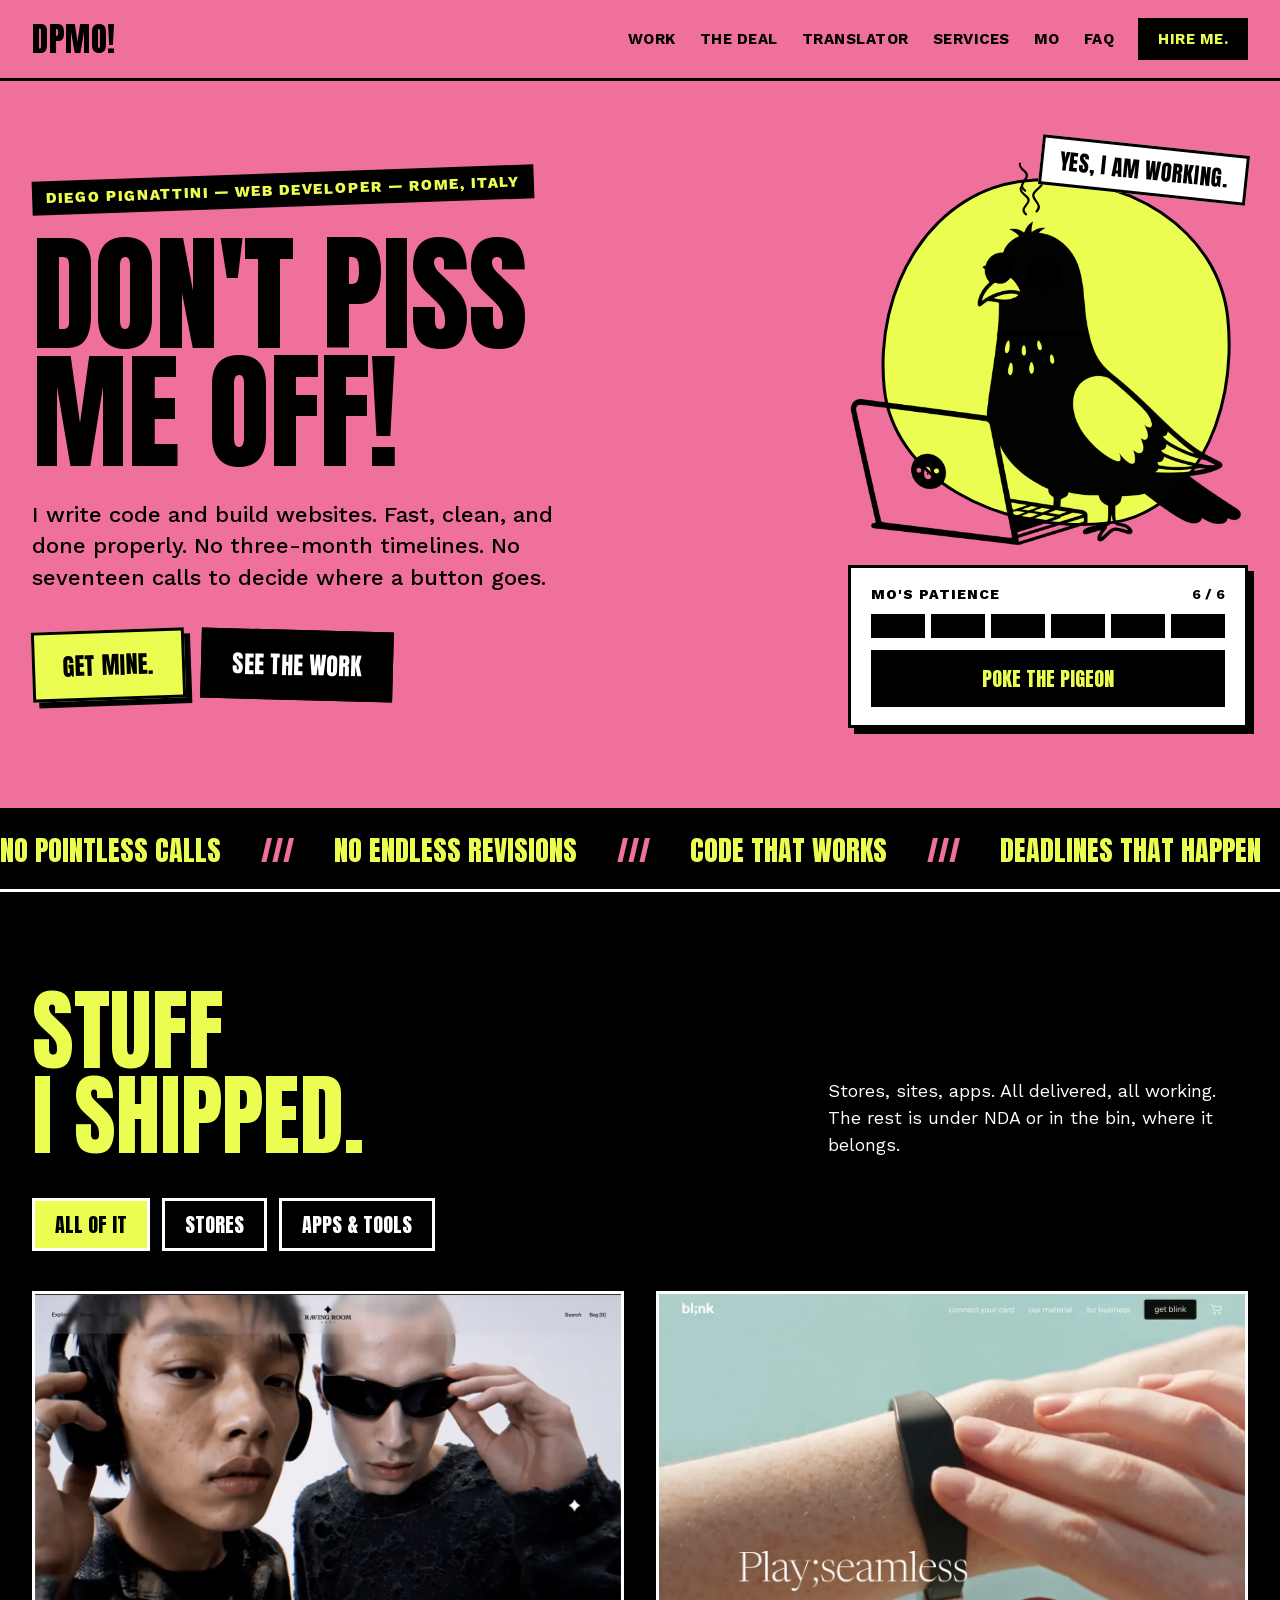
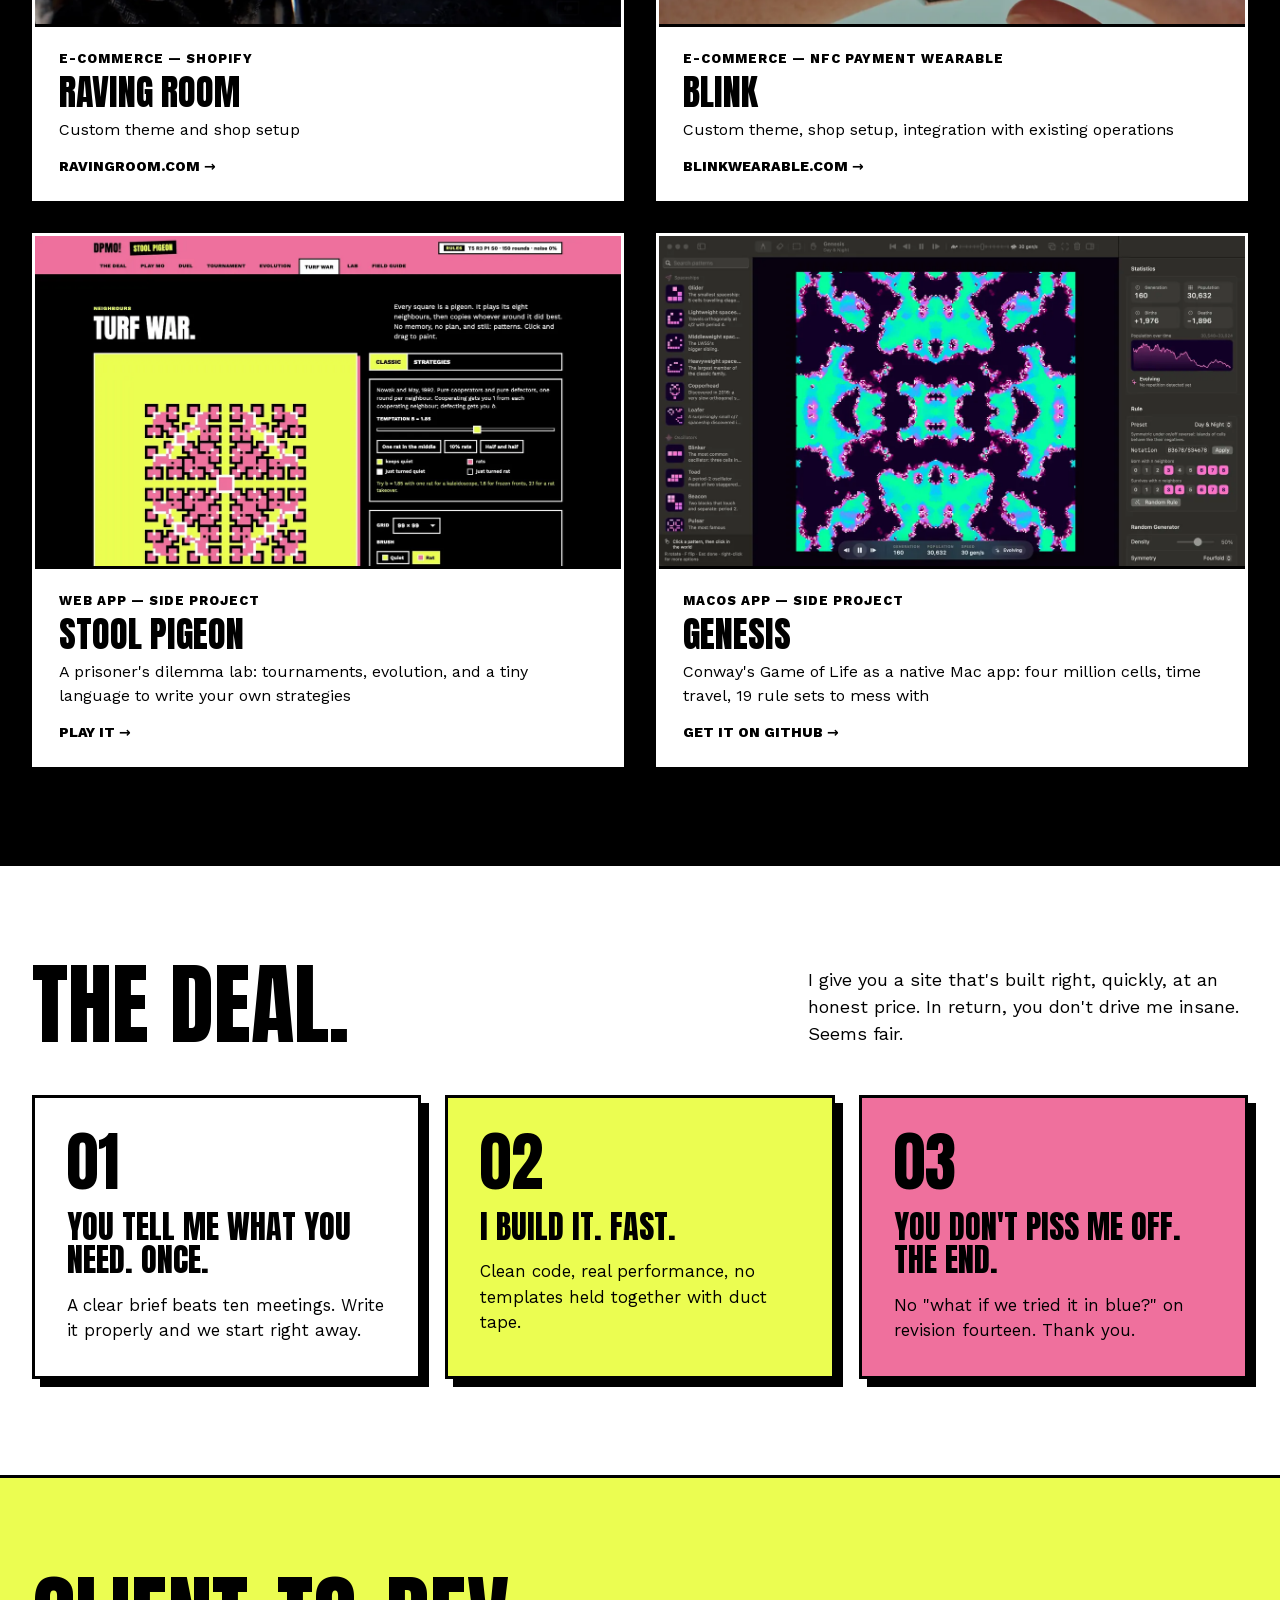
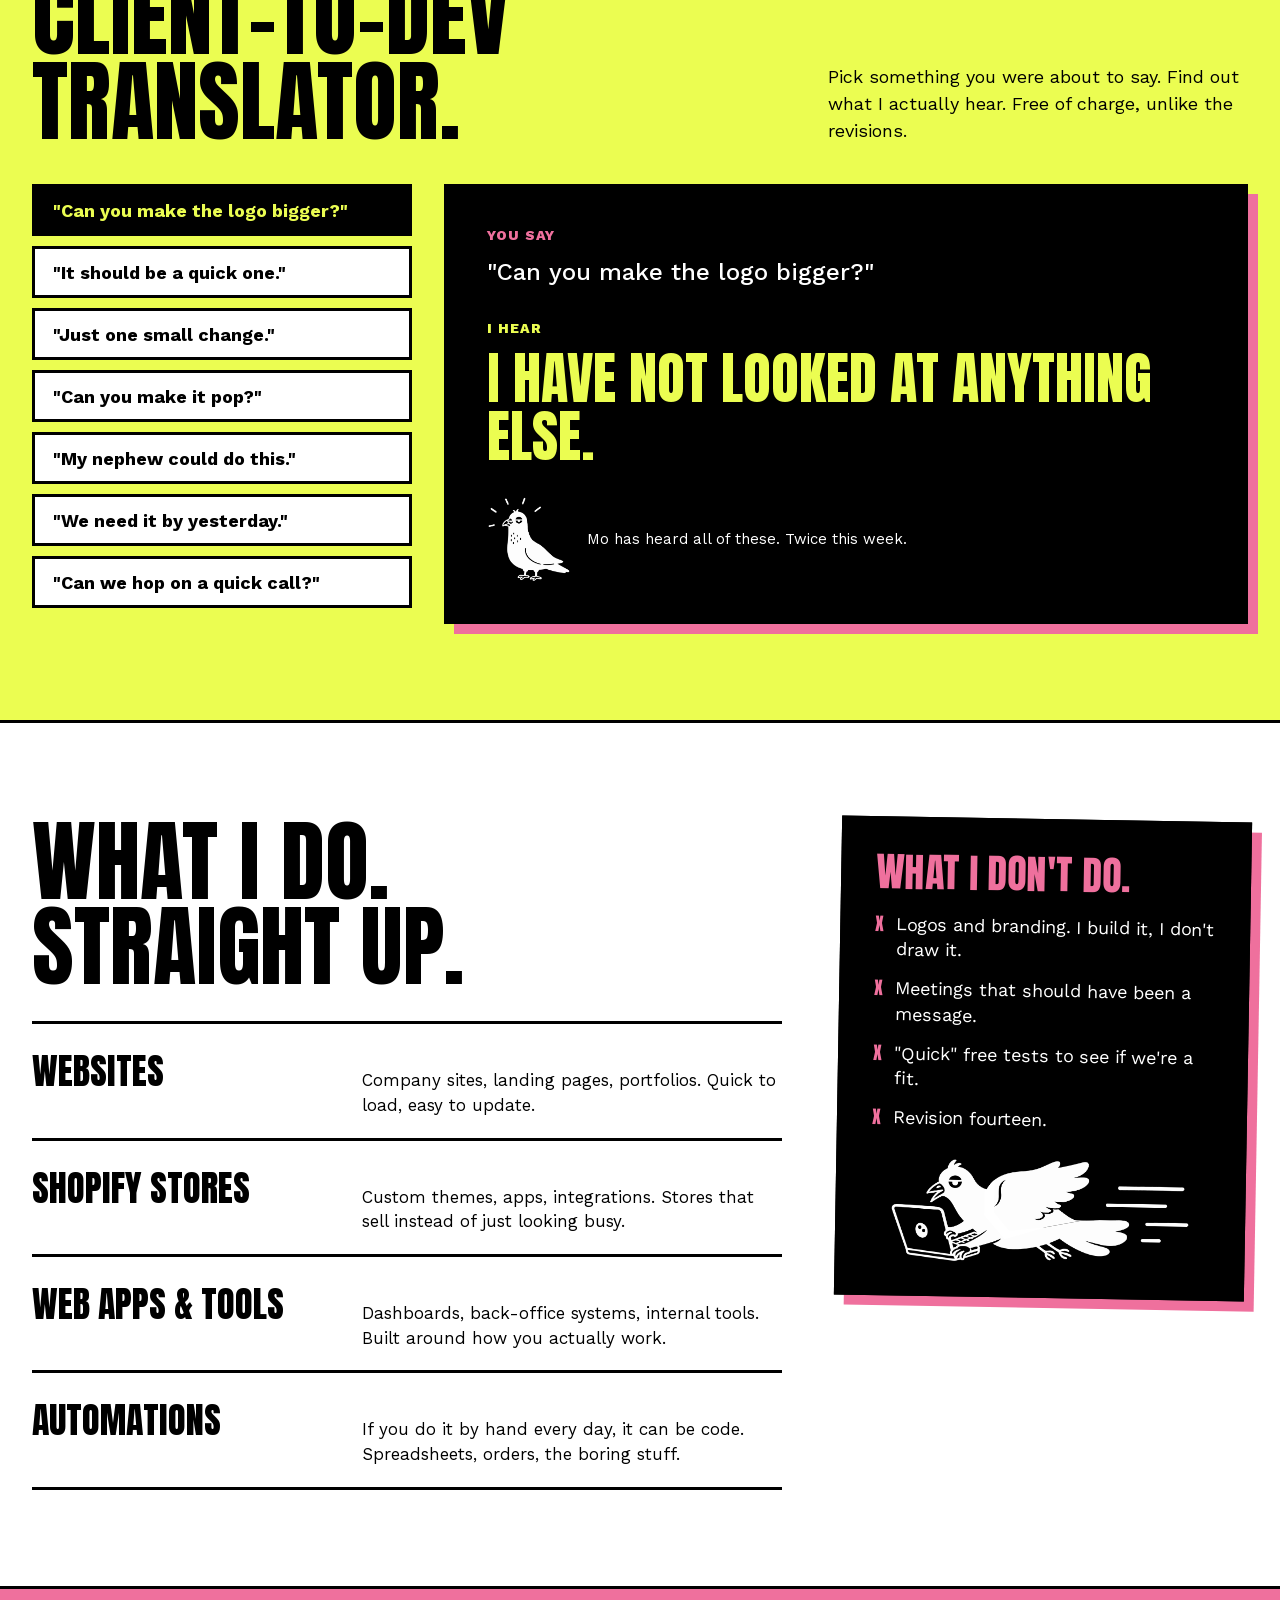
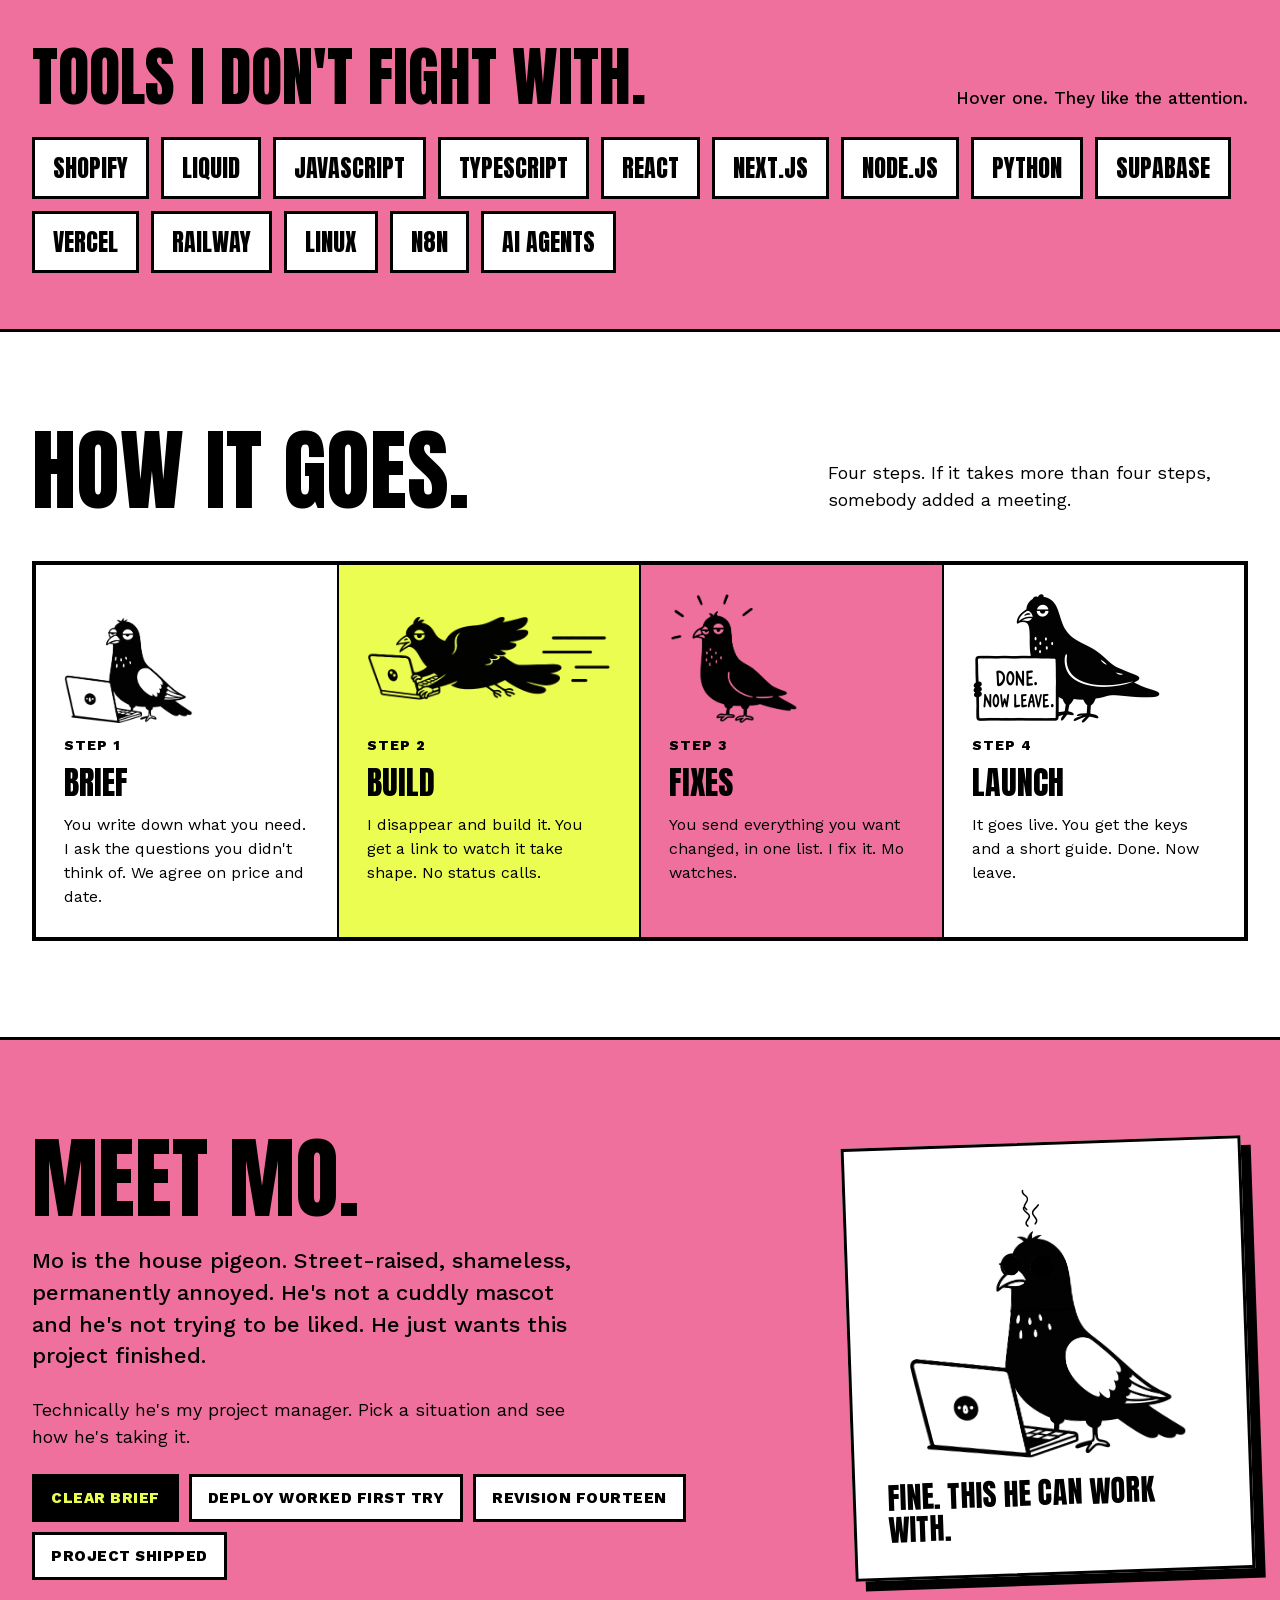
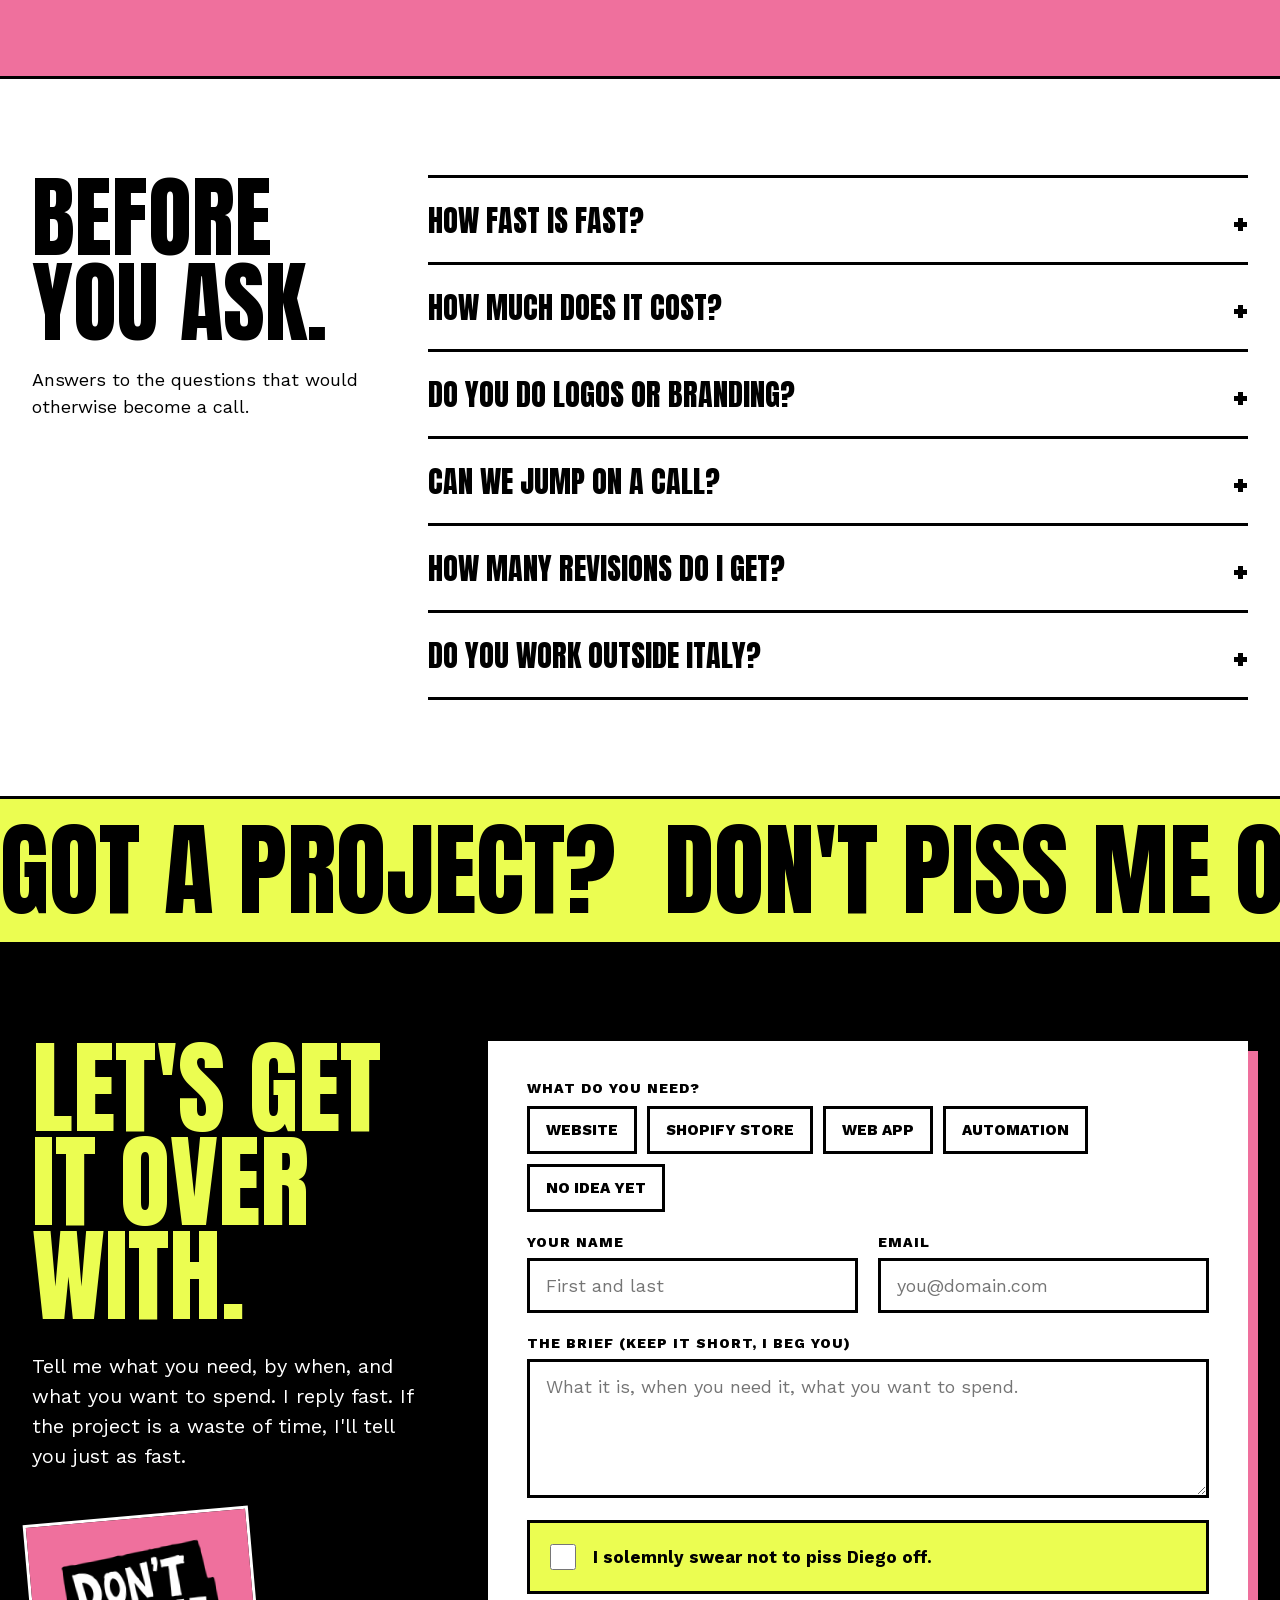
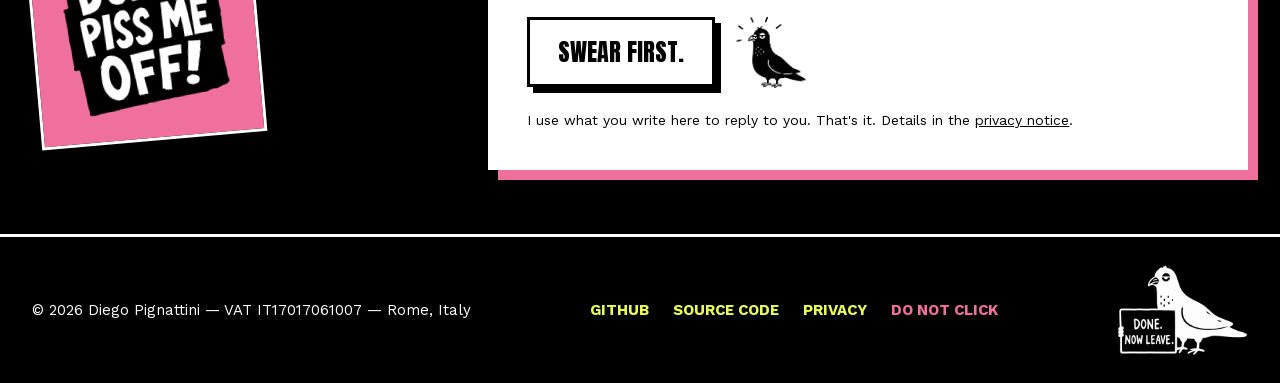
<file: index.html>
<!doctype html>
<html lang="en">
<head>
<meta charset="utf-8">
<meta name="viewport" content="width=device-width, initial-scale=1">
<title>DPMO! — Diego Pignattini, web developer</title>
<meta name="description" content="Diego Pignattini, web developer in Rome. Websites, Shopify stores, web apps and automations. Fast, clean, no drama.">
<meta name="theme-color" content="#ef709d">
<link rel="canonical" href="https://donotpissmeoff.com/">
<link rel="icon" href="/favicon.ico" sizes="32x32">
<link rel="icon" href="/assets/favicon-32.png" type="image/png">
<link rel="apple-touch-icon" href="/assets/apple-touch-icon.png">

<meta property="og:url" content="https://donotpissmeoff.com/">
<meta property="og:type" content="website">
<meta property="og:site_name" content="DPMO!">
<meta property="og:title" content="DPMO! — Diego Pignattini, web developer">
<meta property="og:description" content="Websites, Shopify stores, web apps and automations. Fast, clean, no drama.">
<meta property="og:image" content="https://donotpissmeoff.com/assets/og.png">
<meta property="og:image:width" content="1200">
<meta property="og:image:height" content="630">
<meta property="og:image:alt" content="Don't piss me off! Diego Pignattini, web developer in Rome, next to Mo the pigeon at his laptop">
<meta name="twitter:card" content="summary_large_image">

<script type="application/ld+json">
{
  "@context": "https://schema.org",
  "@graph": [
    {
      "@type": "Person",
      "@id": "https://donotpissmeoff.com/#diego",
      "name": "Diego Pignattini",
      "jobTitle": "Web developer",
      "url": "https://donotpissmeoff.com/",
      "address": { "@type": "PostalAddress", "addressLocality": "Rome", "addressCountry": "IT" },
      "vatID": "IT17017061007",
      "knowsLanguage": ["en", "it"],
      "knowsAbout": ["Shopify", "Liquid", "JavaScript", "TypeScript", "React", "Next.js", "Node.js", "Python", "Web automation"],
      "sameAs": ["https://github.com/El3k0n"]
    },
    {
      "@type": "WebSite",
      "@id": "https://donotpissmeoff.com/#website",
      "url": "https://donotpissmeoff.com/",
      "name": "DPMO!",
      "alternateName": "Don't Piss Me Off!",
      "inLanguage": "en",
      "author": { "@id": "https://donotpissmeoff.com/#diego" }
    }
  ]
}
</script>

<link rel="preload" href="assets/fonts/anton-latin.woff2" as="font" type="font/woff2" crossorigin>
<link rel="preload" href="assets/fonts/work-sans-latin.woff2" as="font" type="font/woff2" crossorigin>
<link rel="stylesheet" href="css/style.css?v=7">
</head>
<body>
<a class="skip-link" href="#main">Skip to content</a>

<header class="site-header bg-pink">
  <nav class="site-nav wrap" aria-label="Main">
    <a class="brand" href="#top">DPMO!</a>
    <button type="button" class="nav-toggle" aria-expanded="false" aria-controls="nav-links">Menu +</button>
    <div class="nav-links" id="nav-links">
      <a href="#work">Work</a>
      <a href="#deal">The deal</a>
      <a href="#translator">Translator</a>
      <a href="#services">Services</a>
      <a href="#mo">Mo</a>
      <a href="#faq">FAQ</a>
      <a class="nav-cta" href="#contact">Hire me.</a>
    </div>
  </nav>
</header>

<main id="main">

<!-- Hero -->
<section class="section hero bg-pink" id="top">
  <div class="wrap split split--center">
    <div class="hero__copy">
      <h1 class="hero__title"><span class="hero__badge tilt-left">Diego Pignattini — web developer — Rome, Italy</span> Don't piss<br>me off!</h1>
      <p class="hero__lede">I write code and build websites. Fast, clean, and done properly. No three-month timelines. No seventeen calls to decide where a button goes.</p>
      <div class="hero__actions">
        <a class="btn btn--lime btn--shadow tilt-left" href="#contact">Get mine.</a>
        <a class="btn btn--ink tilt-right" href="#work">See the work</a>
      </div>
    </div>

    <!-- Poke the pigeon -->
    <div class="hero__mo">
      <div class="pigeon-stage">
        <div class="pigeon-stage__blob" aria-hidden="true"></div>
        <div class="contents" data-if="moCalm">
          <img class="pigeon-stage__mo" data-mo="laptop" src="assets/pigeon-laptop-hd.png?v=2" alt="Mo the pigeon at his laptop, already over it" width="1254" height="1254" fetchpriority="high">
        </div>
        <div class="contents" data-if="moAngry" hidden>
          <img class="pigeon-stage__mo pigeon-stage__mo--angry" data-mo="annoyed" src="assets/pigeon-annoyed-hd.png?v=2" alt="Mo the pigeon, visibly annoyed" width="1254" height="1254">
        </div>
        <div class="contents" data-if="moDead" hidden>
          <img class="pigeon-stage__mo pigeon-stage__mo--dead" src="assets/pigeon-dead-hd.png?v=2" alt="Mo the pigeon, flat on the ground" width="2170" height="725" loading="lazy">
        </div>
        <p class="pigeon-stage__quote" aria-live="polite" data-text="moQuote">Yes, I am working.</p>
      </div>
      <div class="patience">
        <div class="patience__head">
          <p class="eyebrow">Mo's patience</p>
          <p class="patience__count" data-text="patienceLabel">6 / 6</p>
        </div>
        <div class="patience__bar" aria-hidden="true">
          <div class="seg"></div>
          <div class="seg"></div>
          <div class="seg"></div>
          <div class="seg"></div>
          <div class="seg"></div>
          <div class="seg"></div>
        </div>
        <button type="button" class="btn btn--dark btn--small" data-action="poke" data-text="pokeLabel">Poke the pigeon</button>
      </div>
    </div>
  </div>
</section>

<div class="marquee bg-black text-lime" aria-hidden="true">
  <div class="marquee__track">
    <span>No pointless calls</span><span class="text-pink">///</span><span>No endless revisions</span><span class="text-pink">///</span><span>Code that works</span><span class="text-pink">///</span><span>Deadlines that happen</span><span class="text-pink">///</span><span>No bullshit</span><span class="text-pink">///</span>
    <span>No pointless calls</span><span class="text-pink">///</span><span>No endless revisions</span><span class="text-pink">///</span><span>Code that works</span><span class="text-pink">///</span><span>Deadlines that happen</span><span class="text-pink">///</span><span>No bullshit</span><span class="text-pink">///</span>
  </div>
</div>

<!-- Work -->
<section class="section work bg-black" id="work">
  <div class="wrap stack">
    <div class="section-head">
      <h2 class="title text-lime">Stuff<br>I shipped.</h2>
      <p class="lede">Stores, sites, apps. All delivered, all working. The rest is under NDA or in the bin, where it belongs.</p>
    </div>
    <!-- "Websites" stays hidden until there is a project to show under it. -->
    <div class="filters" role="group" aria-label="Filter projects">
      <button type="button" class="toggle toggle--dark filter" data-action="filter" data-value="all" aria-pressed="true">All of it</button>
      <button type="button" class="toggle toggle--dark filter" data-action="filter" data-value="ecom" aria-pressed="false">Stores</button>
      <button type="button" class="toggle toggle--dark filter" data-action="filter" data-value="apps" aria-pressed="false">Apps &amp; tools</button>
      <button type="button" class="toggle toggle--dark filter" data-action="filter" data-value="sites" aria-pressed="false" hidden>Websites</button>
    </div>
    <div class="work-grid">
      <a class="work-card" href="https://ravingroom.com" data-if="showEcom">
        <img class="work-card__shot" src="assets/work-raving-room.webp" alt="Raving Room storefront with the custom theme" width="1236" height="704" loading="lazy">
        <div class="work-card__body">
          <p class="work-card__kind">E-commerce — Shopify</p>
          <h3 class="work-card__name">Raving Room</h3>
          <p class="work-card__what">Custom theme and shop setup</p>
          <p class="work-card__link">ravingroom.com →</p>
        </div>
      </a>
      <a class="work-card" href="https://blinkwearable.com" data-if="showEcom">
        <img class="work-card__shot" src="assets/work-blink.webp" alt="Blink storefront: a fingertip on the black payment bracelet, under the headline Play;seamless" width="1236" height="695" loading="lazy">
        <div class="work-card__body">
          <p class="work-card__kind">E-commerce — NFC payment wearable</p>
          <h3 class="work-card__name">Blink</h3>
          <p class="work-card__what">Custom theme, shop setup, integration with existing operations</p>
          <p class="work-card__link">blinkwearable.com →</p>
        </div>
      </a>
      <a class="work-card" href="/dilemma/" data-if="showApps">
        <img class="work-card__shot" src="assets/work-stool-pigeon.webp" alt="Stool Pigeon: a grid of pigeons where cooperators and defectors spread in a kaleidoscope pattern" width="1236" height="695" loading="lazy">
        <div class="work-card__body">
          <p class="work-card__kind">Web app — side project</p>
          <h3 class="work-card__name">Stool Pigeon</h3>
          <p class="work-card__what">A prisoner's dilemma lab: tournaments, evolution, and a tiny language to write your own strategies</p>
          <p class="work-card__link">Play it →</p>
        </div>
      </a>
      <a class="work-card" href="https://github.com/El3k0n/gameoflife" data-if="showApps">
        <img class="work-card__shot" src="assets/work-genesis.webp" alt="Genesis on a Mac: a symmetric Day &amp; Night pattern in pink and green, the pattern library on the left and the rule editor on the right" width="1236" height="695" loading="lazy">
        <div class="work-card__body">
          <p class="work-card__kind">macOS app — side project</p>
          <h3 class="work-card__name">Genesis</h3>
          <p class="work-card__what">Conway's Game of Life as a native Mac app: four million cells, time travel, 19 rule sets to mess with</p>
          <p class="work-card__link">Get it on GitHub →</p>
        </div>
      </a>
    </div>
  </div>
</section>

<!-- The deal -->
<section class="section deal bg-white" id="deal">
  <div class="wrap stack stack--loose">
    <div class="section-head">
      <h2 class="title">The deal.</h2>
      <p class="lede">I give you a site that's built right, quickly, at an honest price. In return, you don't drive me insane. Seems fair.</p>
    </div>
    <div class="deal-grid">
      <article class="deal-card bg-white">
        <p class="deal-card__num">01</p>
        <h3 class="deal-card__title">You tell me what you need. Once.</h3>
        <p class="deal-card__text">A clear brief beats ten meetings. Write it properly and we start right away.</p>
      </article>
      <article class="deal-card bg-lime">
        <p class="deal-card__num">02</p>
        <h3 class="deal-card__title">I build it. Fast.</h3>
        <p class="deal-card__text">Clean code, real performance, no templates held together with duct tape.</p>
      </article>
      <article class="deal-card bg-pink">
        <p class="deal-card__num">03</p>
        <h3 class="deal-card__title">You don't piss me off. The end.</h3>
        <p class="deal-card__text">No "what if we tried it in blue?" on revision fourteen. Thank you.</p>
      </article>
    </div>
  </div>
</section>

<!-- Translator -->
<section class="section translator bg-lime" id="translator">
  <div class="wrap stack">
    <div class="section-head">
      <h2 class="title">Client-to-dev<br>translator.</h2>
      <p class="lede">Pick something you were about to say. Find out what I actually hear. Free of charge, unlike the revisions.</p>
    </div>
    <div class="translator__layout">
      <!-- Below 1024px main.js fills this select and it replaces the list of buttons. -->
      <div class="phrase-picker">
        <label class="eyebrow" for="phrase-select">You say</label>
        <select id="phrase-select" aria-controls="translation"></select>
      </div>
      <div class="phrase-list" role="group" aria-label="Things clients say">
        <button type="button" class="toggle phrase" data-action="phrase" data-value="0" aria-pressed="true">"Can you make the logo bigger?"</button>
        <button type="button" class="toggle phrase" data-action="phrase" data-value="1" aria-pressed="false">"It should be a quick one."</button>
        <button type="button" class="toggle phrase" data-action="phrase" data-value="2" aria-pressed="false">"Just one small change."</button>
        <button type="button" class="toggle phrase" data-action="phrase" data-value="3" aria-pressed="false">"Can you make it pop?"</button>
        <button type="button" class="toggle phrase" data-action="phrase" data-value="4" aria-pressed="false">"My nephew could do this."</button>
        <button type="button" class="toggle phrase" data-action="phrase" data-value="5" aria-pressed="false">"We need it by yesterday."</button>
        <button type="button" class="toggle phrase" data-action="phrase" data-value="6" aria-pressed="false">"Can we hop on a quick call?"</button>
      </div>
      <div class="translation bg-black" id="translation" aria-live="polite" aria-atomic="true">
        <div class="translation__part translation__part--says">
          <p class="eyebrow text-pink">You say</p>
          <p class="translation__says">"<span data-text="heardSays">Can you make the logo bigger?</span>"</p>
        </div>
        <div class="translation__part">
          <p class="eyebrow text-lime">I hear</p>
          <p class="translation__means" data-text="heardMeans">I have not looked at anything else.</p>
        </div>
        <div class="translation__foot">
          <img class="invert" src="assets/pigeon-annoyed-hd.png?v=2" alt="" width="1254" height="1254" loading="lazy">
          <p>Mo has heard all of these. Twice this week.</p>
        </div>
      </div>
    </div>
  </div>
</section>

<!-- Services -->
<section class="section bg-white" id="services">
  <div class="wrap split">
    <div class="services__main">
      <h2 class="title">What I do.<br>Straight up.</h2>
      <ul class="service-list">
        <li class="service">
          <h3 class="service__name">Websites</h3>
          <p class="service__text">Company sites, landing pages, portfolios. Quick to load, easy to update.</p>
        </li>
        <li class="service">
          <h3 class="service__name">Shopify stores</h3>
          <p class="service__text">Custom themes, apps, integrations. Stores that sell instead of just looking busy.</p>
        </li>
        <li class="service">
          <h3 class="service__name">Web apps &amp; tools</h3>
          <p class="service__text">Dashboards, back-office systems, internal tools. Built around how you actually work.</p>
        </li>
        <li class="service">
          <h3 class="service__name">Automations</h3>
          <p class="service__text">If you do it by hand every day, it can be code. Spreadsheets, orders, the boring stuff.</p>
        </li>
      </ul>
    </div>
    <aside class="nope bg-black">
      <h3 class="nope__title">What I don't do.</h3>
      <ul class="nope__list">
        <li>Logos and branding. I build it, I don't draw it.</li>
        <li>Meetings that should have been a message.</li>
        <li>"Quick" free tests to see if we're a fit.</li>
        <li>Revision fourteen.</li>
      </ul>
      <img class="nope__mo invert" data-mo="fly" src="assets/pigeon-fly-hd.png?v=2" alt="Mo flying off with the laptop under his wing" width="2142" height="734">
    </aside>
  </div>
</section>

<!-- Tools -->
<section class="section tools bg-pink" aria-labelledby="tools-title">
  <div class="wrap stack">
    <div class="tools__head">
      <h2 class="subtitle" id="tools-title">Tools I don't fight with.</h2>
      <p class="tools__hint">Hover one. They like the attention.</p>
    </div>
    <ul class="chips">
      <li class="chip">Shopify</li>
      <li class="chip">Liquid</li>
      <li class="chip">JavaScript</li>
      <li class="chip">TypeScript</li>
      <li class="chip">React</li>
      <li class="chip">Next.js</li>
      <li class="chip">Node.js</li>
      <li class="chip">Python</li>
      <li class="chip">Supabase</li>
      <li class="chip">Vercel</li>
      <li class="chip">Railway</li>
      <li class="chip">Linux</li>
      <li class="chip">n8n</li>
      <li class="chip">AI agents</li>
    </ul>
  </div>
</section>

<!-- Process -->
<section class="section bg-white" id="process">
  <div class="wrap stack stack--loose">
    <div class="section-head">
      <h2 class="title">How it goes.</h2>
      <p class="lede">Four steps. If it takes more than four steps, somebody added a meeting.</p>
    </div>
    <ol class="steps">
      <li class="step bg-white">
        <div class="step__art"><img src="assets/pigeon-laptop-hd.png?v=2" alt="" width="1254" height="1254" loading="lazy"></div>
        <p class="eyebrow">Step 1</p>
        <h3 class="step__title">Brief</h3>
        <p class="step__text">You write down what you need. I ask the questions you didn't think of. We agree on price and date.</p>
      </li>
      <li class="step bg-lime">
        <div class="step__art step__art--wide"><img src="assets/pigeon-fly-hd.png?v=2" alt="" width="2142" height="734" loading="lazy"></div>
        <p class="eyebrow">Step 2</p>
        <h3 class="step__title">Build</h3>
        <p class="step__text">I disappear and build it. You get a link to watch it take shape. No status calls.</p>
      </li>
      <li class="step bg-pink">
        <div class="step__art"><img src="assets/pigeon-annoyed-hd.png?v=2" alt="" width="1254" height="1254" loading="lazy"></div>
        <p class="eyebrow">Step 3</p>
        <h3 class="step__title">Fixes</h3>
        <p class="step__text">You send everything you want changed, in one list. I fix it. Mo watches.</p>
      </li>
      <li class="step bg-white">
        <div class="step__art"><img src="assets/pigeon-sign-hd.png?v=2" alt="Mo holding a sign that says: Done. Now leave." width="1512" height="1040" loading="lazy"></div>
        <p class="eyebrow">Step 4</p>
        <h3 class="step__title">Launch</h3>
        <p class="step__text">It goes live. You get the keys and a short guide. Done. Now leave.</p>
      </li>
    </ol>
  </div>
</section>

<!-- Meet Mo -->
<section class="section bg-pink" id="mo">
  <div class="wrap split split--center">
    <div class="meet__copy">
      <h2 class="title">Meet Mo.</h2>
      <p class="meet__intro">Mo is the house pigeon. Street-raised, shameless, permanently annoyed. He's not a cuddly mascot and he's not trying to be liked. He just wants this project finished.</p>
      <p class="meet__text">Technically he's my project manager. Pick a situation and see how he's taking it.</p>
      <div class="moods" role="group" aria-label="Mo's moods">
        <button type="button" class="toggle pill" data-action="mood" data-value="0" aria-pressed="true">Clear brief</button>
        <button type="button" class="toggle pill" data-action="mood" data-value="1" aria-pressed="false">Deploy worked first try</button>
        <button type="button" class="toggle pill" data-action="mood" data-value="2" aria-pressed="false">Revision fourteen</button>
        <button type="button" class="toggle pill" data-action="mood" data-value="3" aria-pressed="false">Project shipped</button>
      </div>
    </div>
    <div class="meet__stage">
      <figure class="mood-card bg-white" aria-live="polite">
        <div class="mood-card__art">
          <div class="contents" data-if="mood0">
            <img class="mood-card__mo" data-mo="laptop" src="assets/pigeon-laptop-hd.png?v=2" alt="Mo calmly working at his laptop">
          </div>
          <div class="contents" data-if="mood1" hidden>
            <img class="mood-card__mo mood-card__mo--fly" data-mo="fly" src="assets/pigeon-fly-hd.png?v=2" alt="Mo flying at full speed with the laptop">
          </div>
          <div class="contents" data-if="mood2" hidden>
            <img class="mood-card__mo mood-card__mo--dead" src="assets/pigeon-dead-hd.png?v=2" alt="Mo collapsed on the floor" loading="lazy">
          </div>
          <div class="contents" data-if="mood3" hidden>
            <img class="mood-card__mo mood-card__mo--sign" data-mo="sign" src="assets/pigeon-sign-hd.png?v=2" alt="Mo holding a sign that says: Done. Now leave.">
          </div>
        </div>
        <figcaption class="mood-card__caption" data-text="moodCaption">Fine. This he can work with.</figcaption>
      </figure>
    </div>
  </div>
</section>

<!-- FAQ -->
<section class="section bg-white" id="faq">
  <div class="wrap split">
    <div class="faq__intro">
      <h2 class="title">Before<br>you ask.</h2>
      <p class="lede">Answers to the questions that would otherwise become a call.</p>
    </div>
    <div class="faq__list">
      <details class="faq__item">
        <summary>How fast is fast?</summary>
        <p>Depends on the project. You get a delivery date before we start, and I hit it. If I can't, you hear it from me first, not from the calendar.</p>
      </details>
      <details class="faq__item">
        <summary>How much does it cost?</summary>
        <p>Fixed price, agreed up front. No hourly meter running in the background, no surprise invoice at the end. Tell me your budget and I'll tell you what fits in it.</p>
      </details>
      <details class="faq__item">
        <summary>Do you do logos or branding?</summary>
        <p>No. I'm a developer. Bring your brand and I'll make it work on a screen. If you don't have one yet, sort that out first and come back.</p>
      </details>
      <details class="faq__item">
        <summary>Can we jump on a call?</summary>
        <p>One. Short. With an agenda. Everything else goes in writing, so nobody has to remember who said what.</p>
      </details>
      <details class="faq__item">
        <summary>How many revisions do I get?</summary>
        <p>Two rounds, included in the price. Send everything in one list. After that, Mo starts counting and so does the invoice.</p>
      </details>
      <details class="faq__item">
        <summary>Do you work outside Italy?</summary>
        <p>Yes. I'm in Rome, the internet is everywhere. I reply in English and Italian. Mo only coos.</p>
      </details>
    </div>
  </div>
</section>

<div class="marquee marquee--big bg-lime" aria-hidden="true">
  <div class="marquee__track">
    <span>Got a project?</span><span>Don't piss me off!</span><span>Got a project?</span><span>Don't piss me off!</span>
    <span>Got a project?</span><span>Don't piss me off!</span><span>Got a project?</span><span>Don't piss me off!</span>
  </div>
</div>

<!-- Contact -->
<section class="section contact bg-black" id="contact">
  <div class="wrap split">
    <div class="contact__intro">
      <h2 class="title text-lime">Let's get<br>it over<br>with.</h2>
      <p class="contact__lede">Tell me what you need, by when, and what you want to spend. I reply fast. If the project is a waste of time, I'll tell you just as fast.</p>
      <img class="contact__logo" src="assets/logo-480.png" alt="Don't Piss Me Off! logo" width="220" height="220" loading="lazy">
    </div>

    <div class="contact__main">
      <!-- Sent by main.js as JSON to /api/contact (see deploy/contact). -->
      <form class="form" id="contact-form" action="/api/contact" method="post" data-if="notSent">
        <fieldset class="form__types">
          <legend class="eyebrow">What do you need?</legend>
          <div class="form__pills">
            <button type="button" class="toggle pill" data-action="type" data-value="Website" aria-pressed="false">Website</button>
            <button type="button" class="toggle pill" data-action="type" data-value="Shopify store" aria-pressed="false">Shopify store</button>
            <button type="button" class="toggle pill" data-action="type" data-value="Web app" aria-pressed="false">Web app</button>
            <button type="button" class="toggle pill" data-action="type" data-value="Automation" aria-pressed="false">Automation</button>
            <button type="button" class="toggle pill" data-action="type" data-value="No idea yet" aria-pressed="false">No idea yet</button>
          </div>
        </fieldset>
        <div class="form__row">
          <div class="field">
            <label class="eyebrow" for="contact-name">Your name</label>
            <input id="contact-name" name="name" type="text" autocomplete="name" required placeholder="First and last">
          </div>
          <div class="field">
            <label class="eyebrow" for="contact-email">Email</label>
            <input id="contact-email" name="email" type="email" autocomplete="email" required placeholder="you@domain.com">
          </div>
        </div>
        <div class="field">
          <label class="eyebrow" for="contact-message">The brief (keep it short, I beg you)</label>
          <textarea id="contact-message" name="message" required rows="5" placeholder="What it is, when you need it, what you want to spend."></textarea>
        </div>
        <label class="pledge" for="contact-pledge">
          <input id="contact-pledge" name="pledge" type="checkbox">
          <span>I solemnly swear not to piss Diego off.</span>
        </label>
        <div class="form__trap" aria-hidden="true">
          <label for="contact-website">Leave this empty</label>
          <input id="contact-website" name="website" type="text" tabindex="-1" autocomplete="off">
        </div>
        <p class="form__error" role="alert" data-if="formError" data-text="formError" hidden></p>
        <div class="form__actions">
          <button type="submit" class="btn btn--white btn--shadow btn--tall form__send" id="send-btn" data-text="sendLabel" disabled>Swear first.</button>
          <img src="assets/pigeon-annoyed-hd.png?v=2" alt="" width="1254" height="1254" loading="lazy">
        </div>
        <p class="form__privacy">I use what you write here to reply to you. That's it. Details in the <a href="/privacy">privacy notice</a>.</p>
      </form>

      <div class="sent" role="status" data-if="sent" hidden>
        <img class="sent__mo" data-mo="fly" src="assets/pigeon-fly-hd.png?v=2" alt="Mo flying off with your message" width="2142" height="734">
        <h3 class="sent__title">Sent. Mo's on it.</h3>
        <p class="sent__text">You'll hear back soon. Please don't send a follow-up asking if I got it. I got it.</p>
        <button type="button" class="btn btn--dark btn--small btn--plain" data-action="reset">Send another (really?)</button>
      </div>
    </div>
  </div>
</section>

</main>

<footer class="site-footer bg-black">
  <div class="wrap">
    <p class="site-footer__legal">© 2026 Diego Pignattini — VAT IT17017061007 — Rome, Italy</p>
    <nav class="site-footer__links" aria-label="Footer">
      <a href="https://github.com/El3k0n">GitHub</a>
      <a href="https://github.com/El3k0n/donotpissmeoff">Source code</a>
      <a href="/privacy">Privacy</a>
      <!-- Leads to the 404 page on purpose. -->
      <a class="text-pink" href="/do-not-click" rel="nofollow">Do not click</a>
    </nav>
    <img class="site-footer__mo invert" src="assets/pigeon-sign-hd.png?v=2" alt="" width="1512" height="1040" loading="lazy">
  </div>
</footer>

<script src="js/main.js?v=6"></script>
<script src="js/mo.js?v=2"></script>
</body>
</html>
</file>
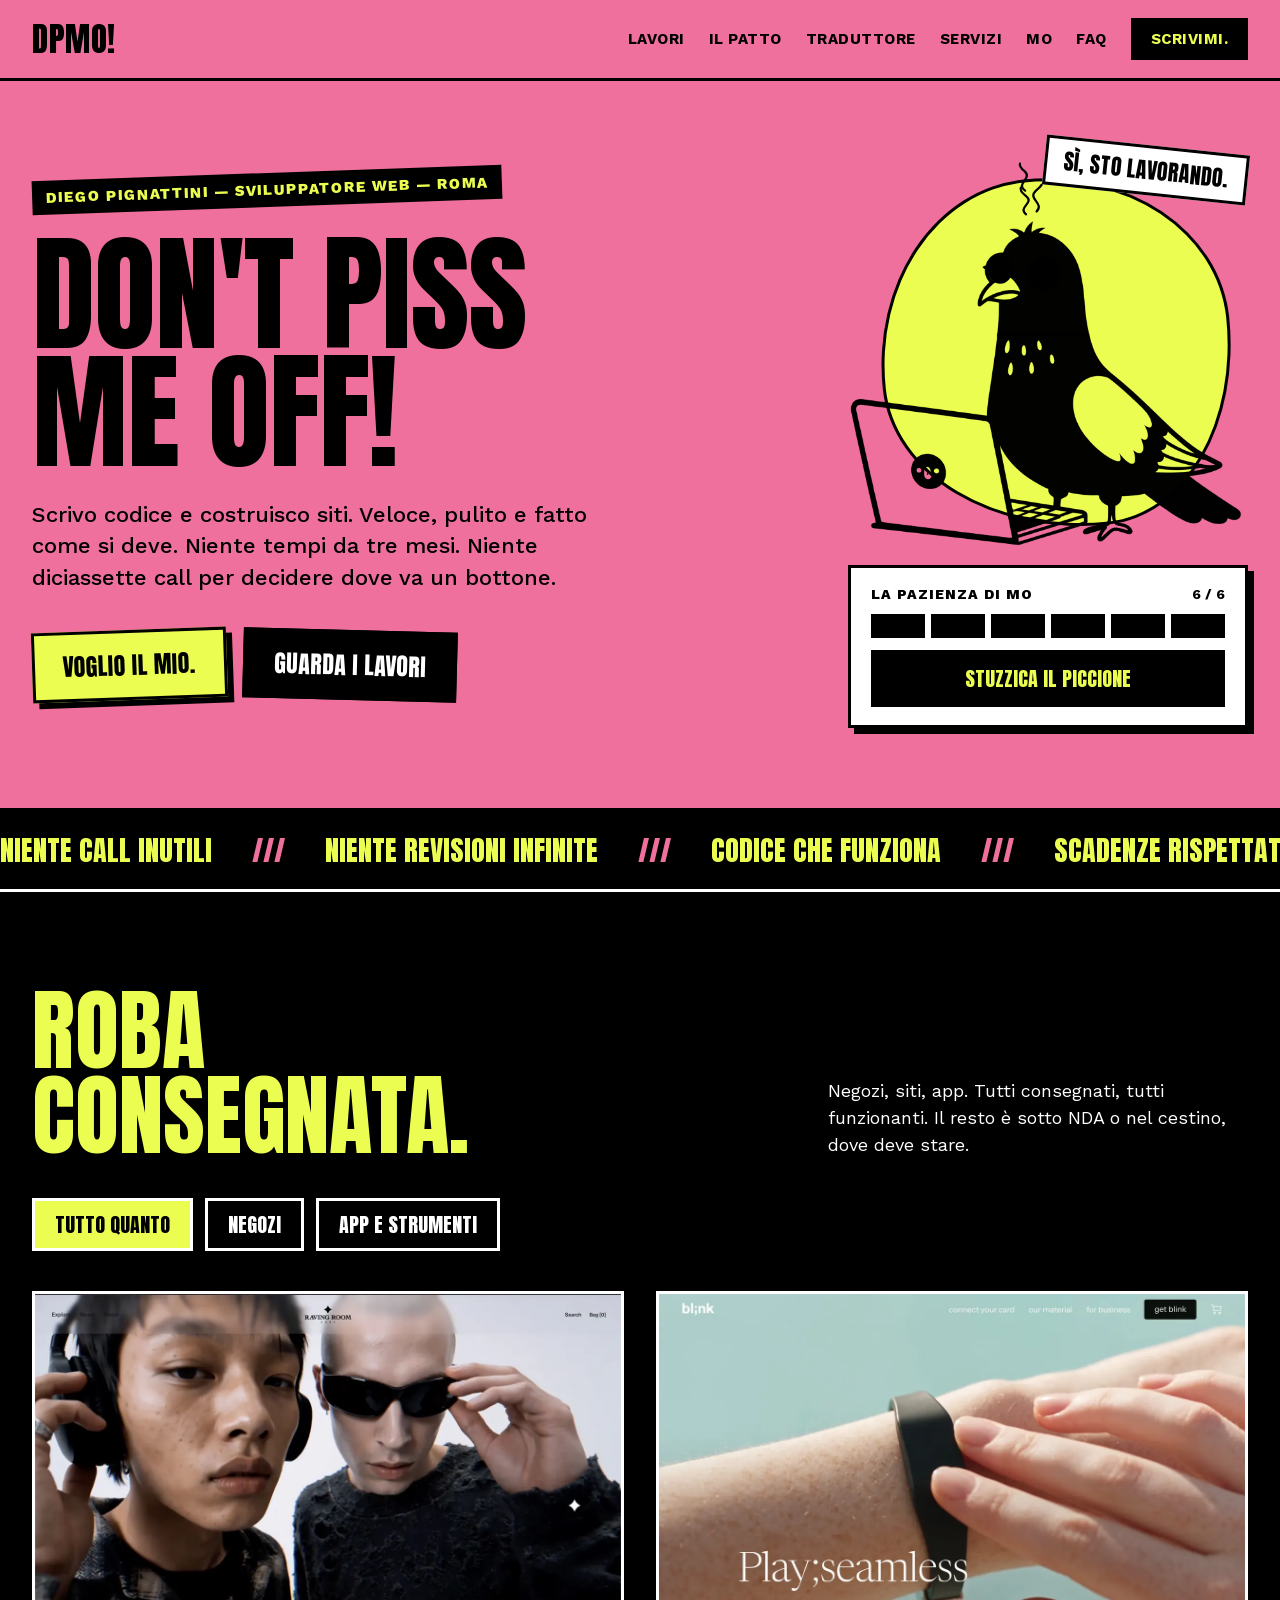
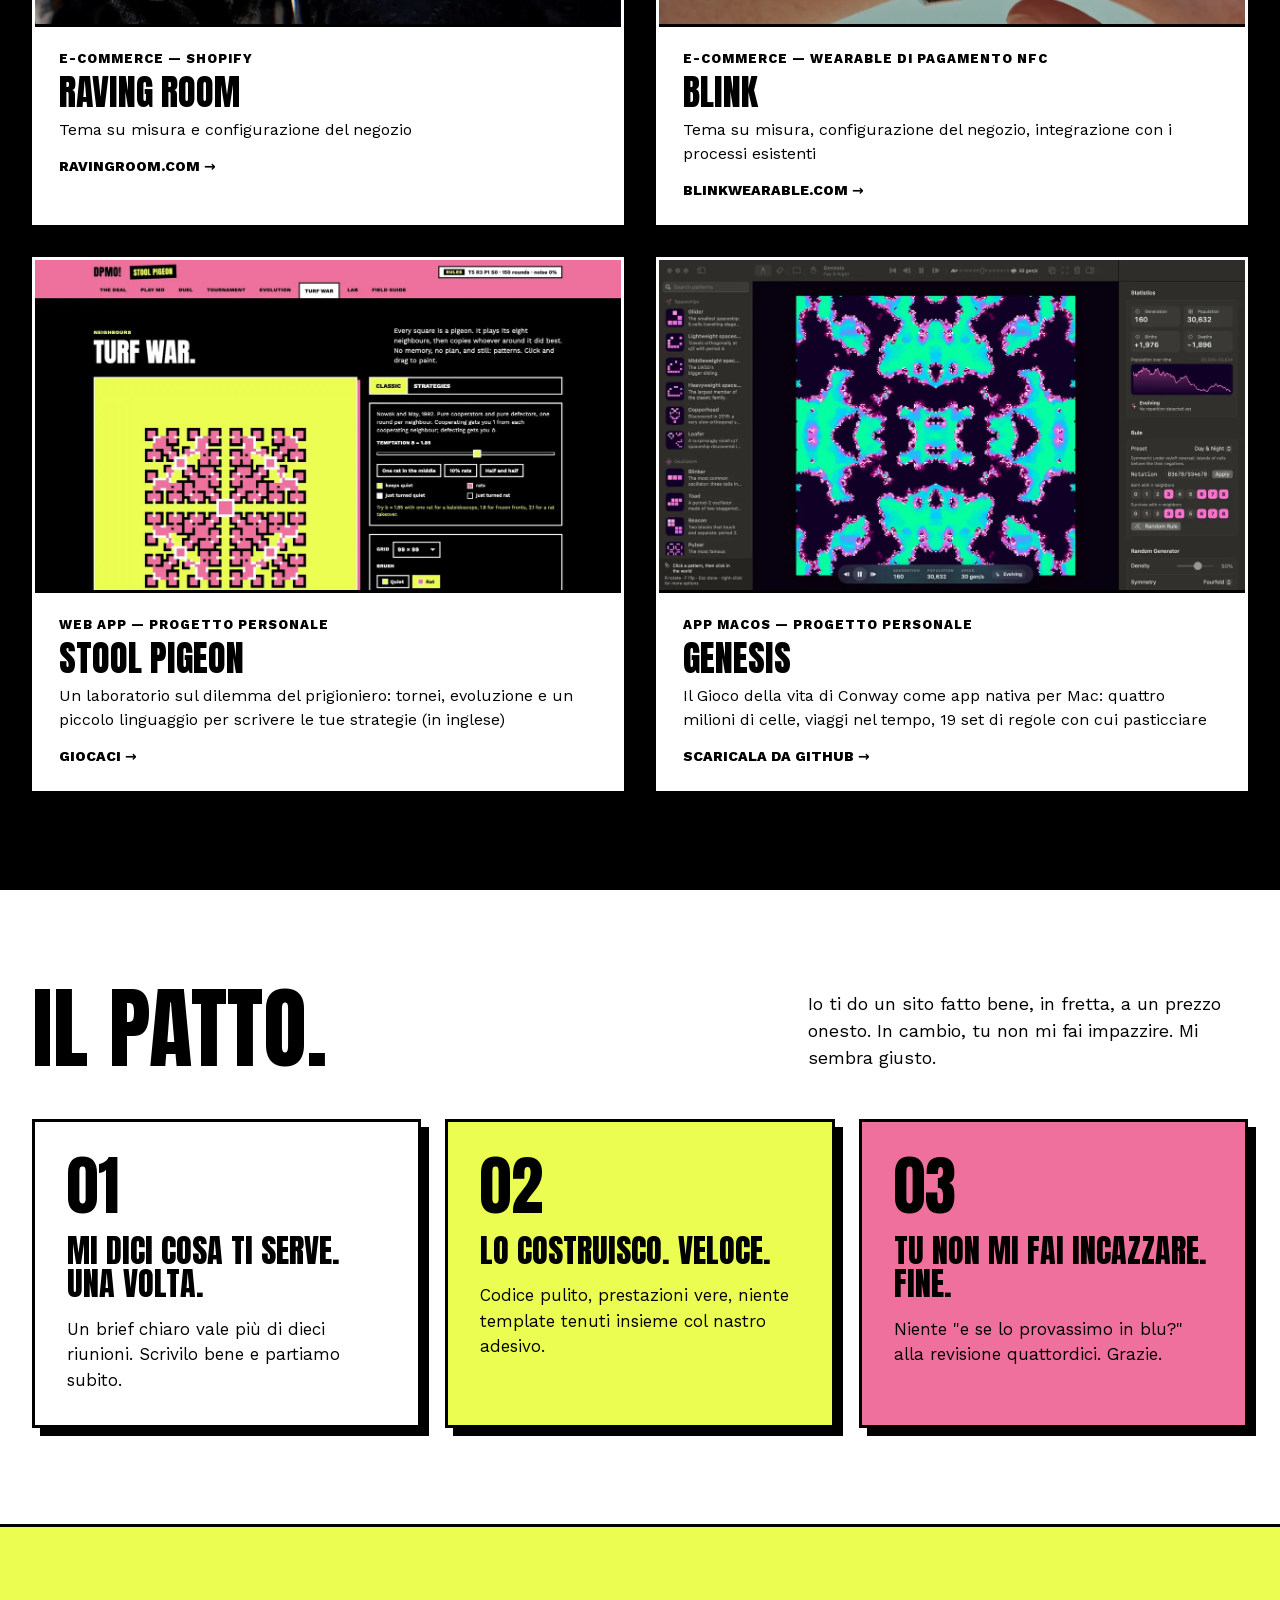
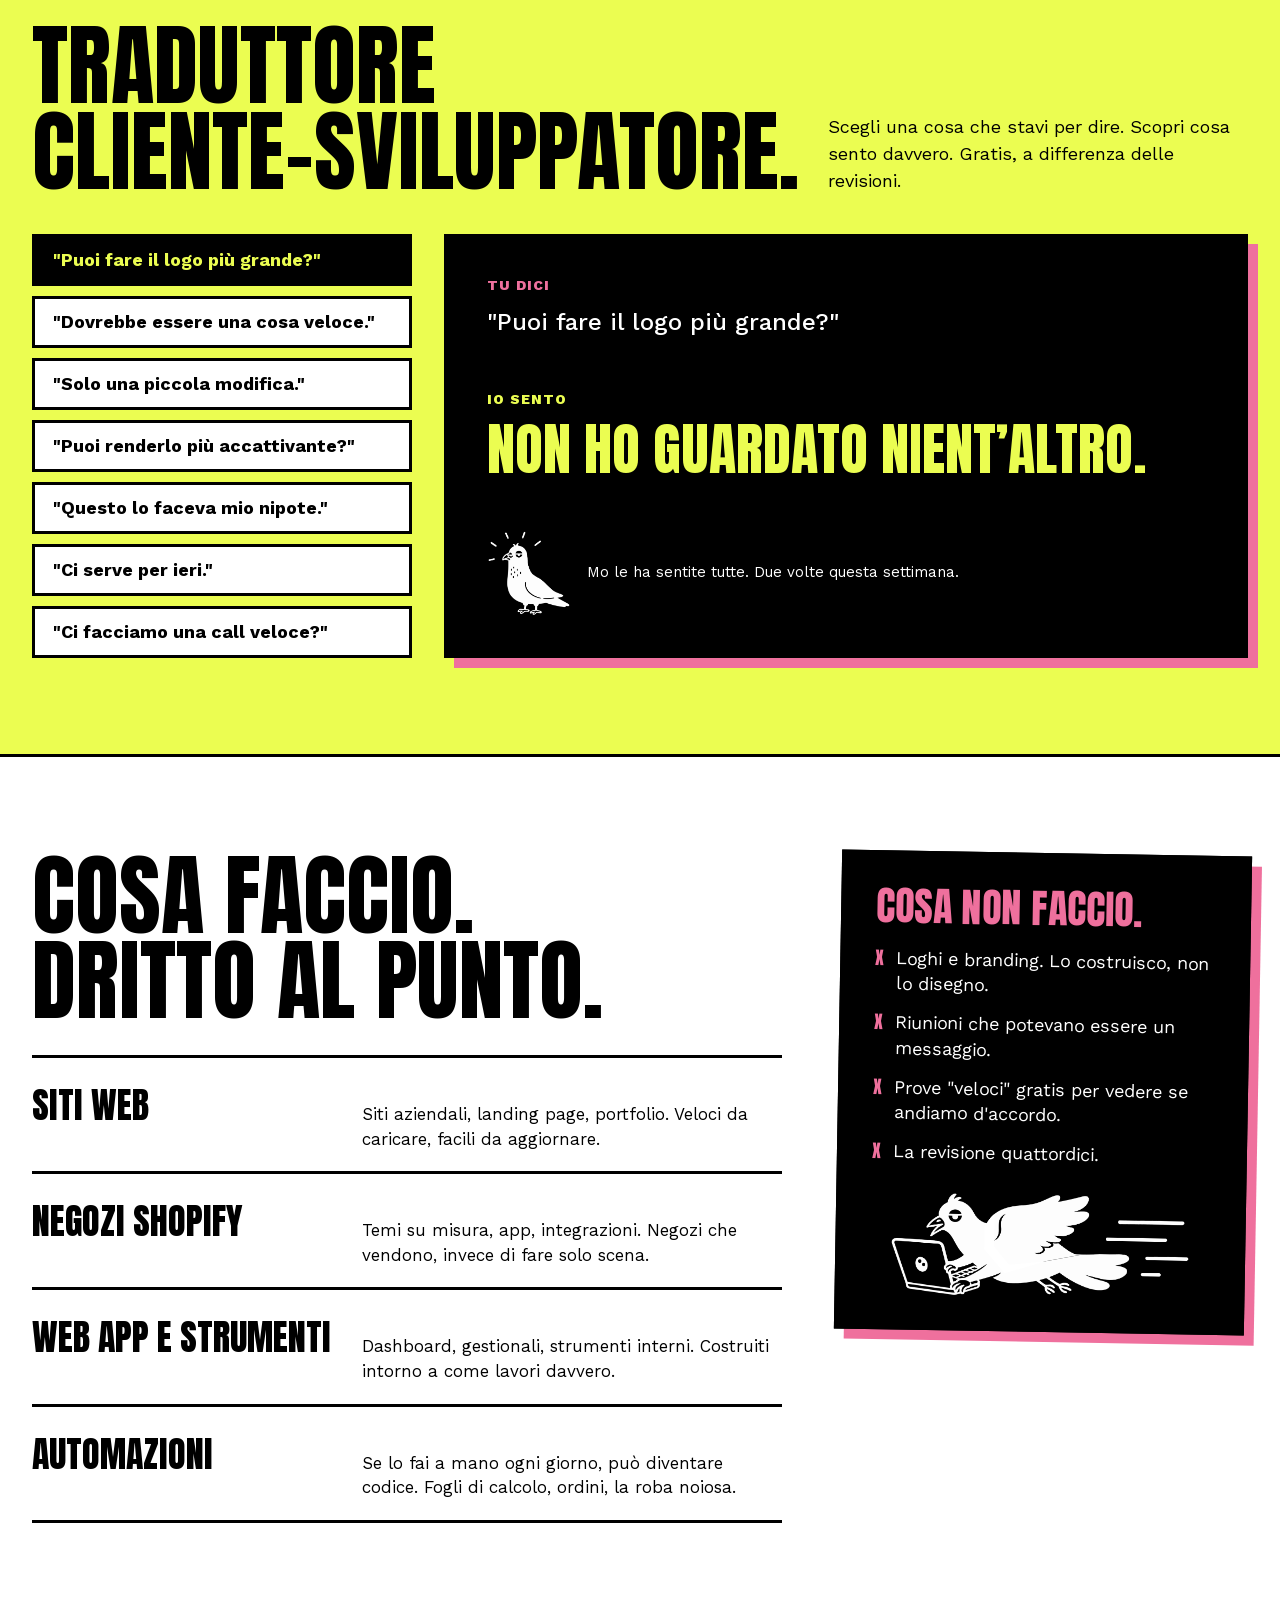
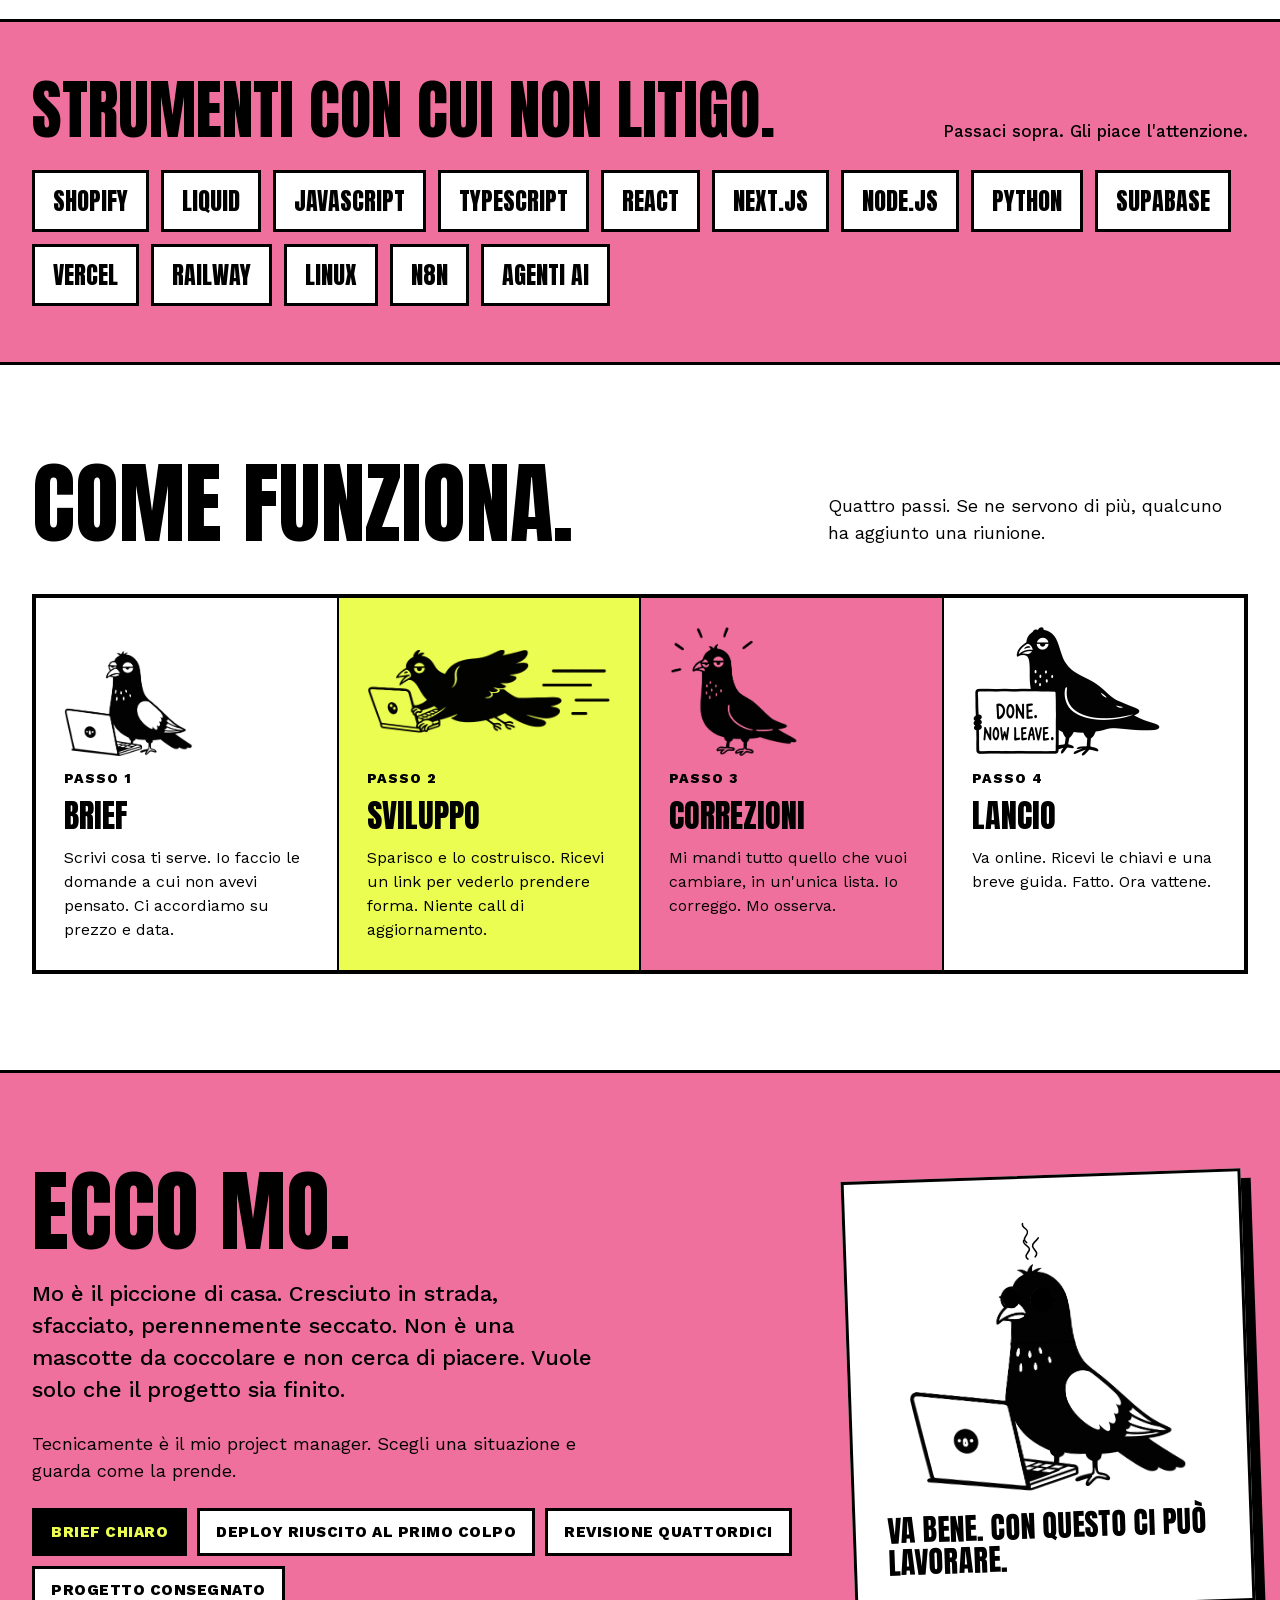
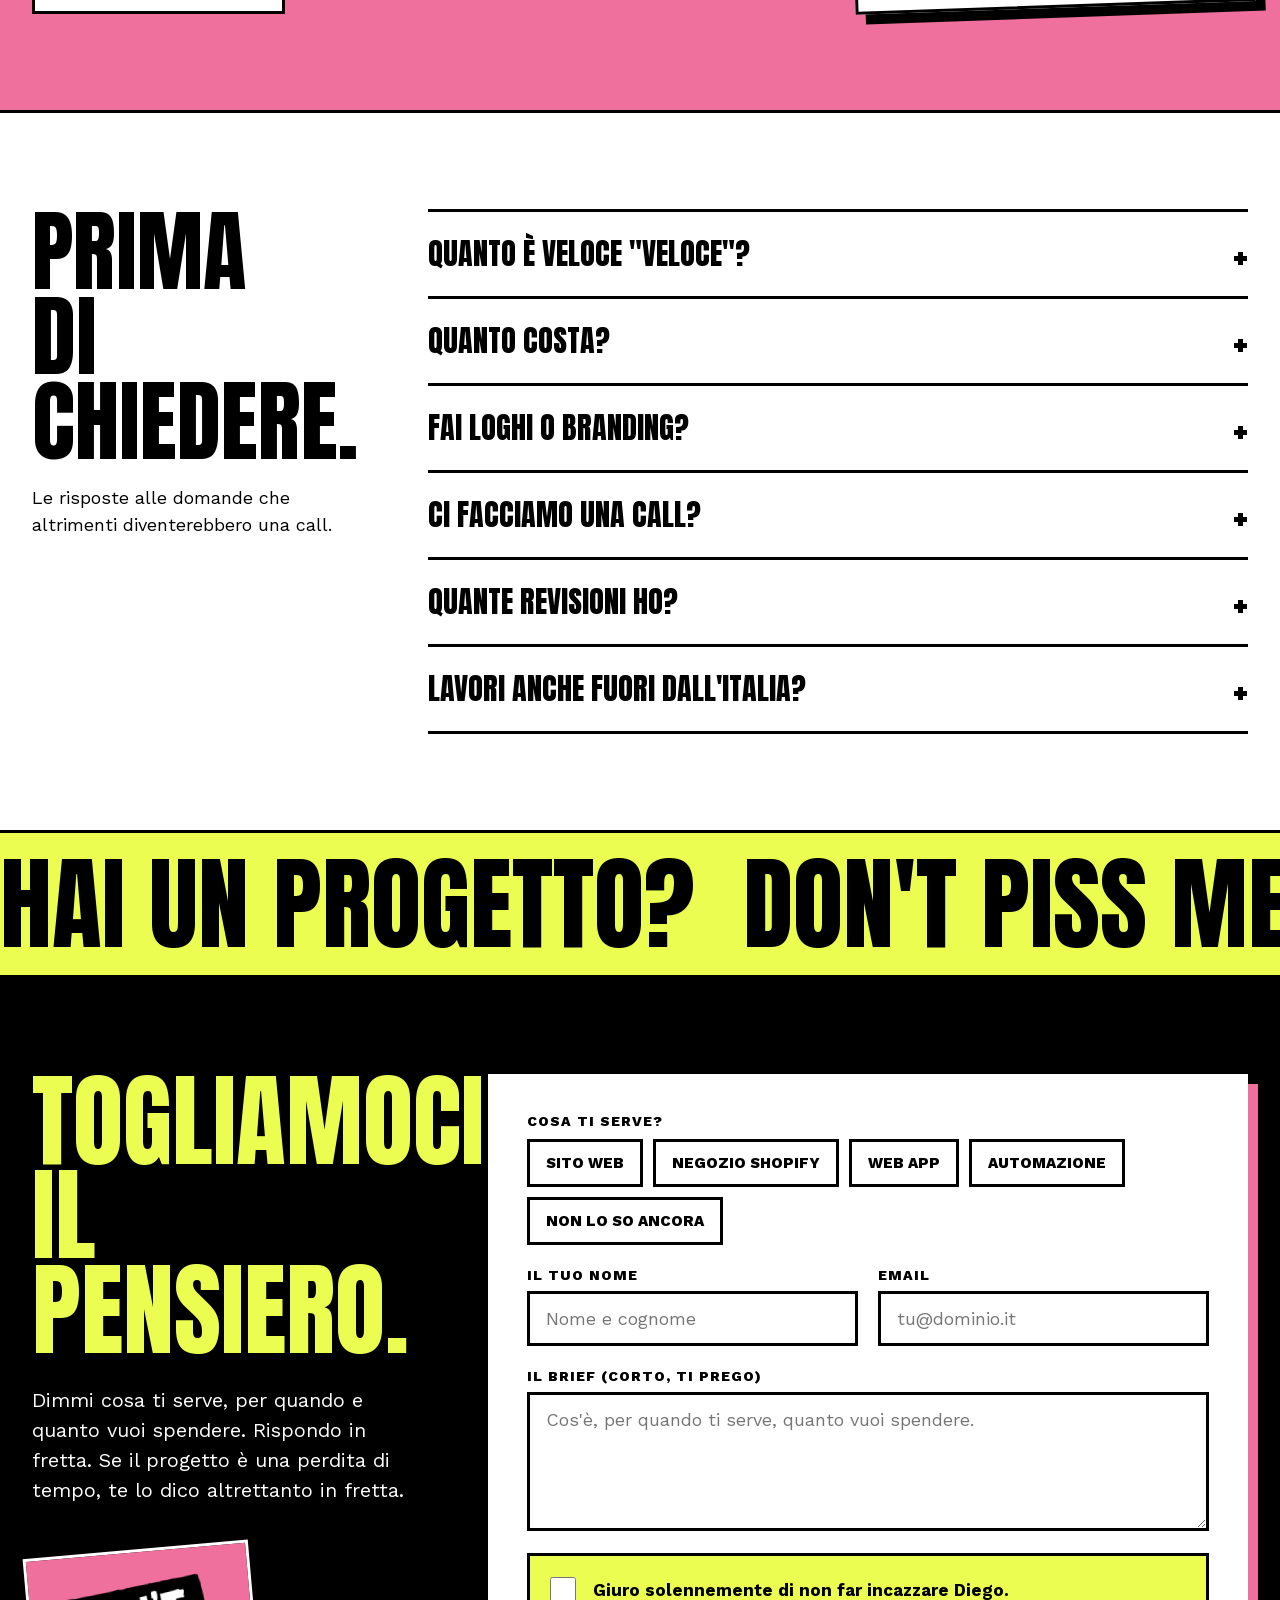
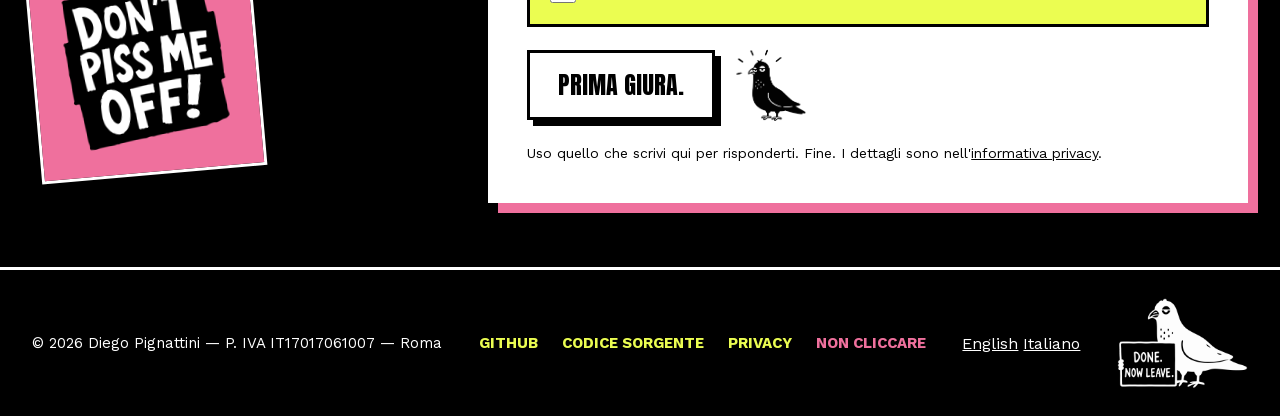
<file: it/index.html>
<!doctype html>
<html lang="it">
<head>
<meta charset="utf-8">
<meta name="viewport" content="width=device-width, initial-scale=1">
<title>DPMO! — Diego Pignattini, sviluppatore web</title>
<meta name="description" content="Diego Pignattini, sviluppatore web a Roma. Siti, negozi Shopify, web app e automazioni. Veloce, pulito, senza drammi.">
<meta name="theme-color" content="#ef709d">
<link rel="canonical" href="https://donotpissmeoff.com/it/">
<link rel="alternate" hreflang="en" href="https://donotpissmeoff.com/">
<link rel="alternate" hreflang="it" href="https://donotpissmeoff.com/it/">
<link rel="alternate" hreflang="x-default" href="https://donotpissmeoff.com/">
<link rel="icon" href="/favicon.ico" sizes="32x32">
<link rel="icon" href="/assets/favicon-32.png" type="image/png">
<link rel="apple-touch-icon" href="/assets/apple-touch-icon.png">

<meta property="og:url" content="https://donotpissmeoff.com/it/">
<meta property="og:type" content="website">
<meta property="og:site_name" content="DPMO!">
<meta property="og:locale" content="it_IT">
<meta property="og:locale:alternate" content="en_GB">
<meta property="og:title" content="DPMO! — Diego Pignattini, sviluppatore web">
<meta property="og:description" content="Siti, negozi Shopify, web app e automazioni. Veloce, pulito, senza drammi.">
<meta property="og:image" content="https://donotpissmeoff.com/assets/og-it.png">
<meta property="og:image:width" content="1200">
<meta property="og:image:height" content="630">
<meta property="og:image:alt" content="Don't piss me off! Diego Pignattini, sviluppatore web a Roma, accanto a Mo il piccione al portatile">
<meta name="twitter:card" content="summary_large_image">

<script type="application/ld+json">
{
  "@context": "https://schema.org",
  "@graph": [
    {
      "@type": "Person",
      "@id": "https://donotpissmeoff.com/#diego",
      "name": "Diego Pignattini",
      "jobTitle": "Web developer",
      "url": "https://donotpissmeoff.com/",
      "address": { "@type": "PostalAddress", "addressLocality": "Rome", "addressCountry": "IT" },
      "vatID": "IT17017061007",
      "knowsLanguage": ["en", "it"],
      "knowsAbout": ["Shopify", "Liquid", "JavaScript", "TypeScript", "React", "Next.js", "Node.js", "Python", "Web automation"],
      "sameAs": ["https://github.com/El3k0n"]
    },
    {
      "@type": "WebSite",
      "@id": "https://donotpissmeoff.com/#website",
      "url": "https://donotpissmeoff.com/",
      "name": "DPMO!",
      "alternateName": "Don't Piss Me Off!",
      "inLanguage": ["en", "it"],
      "author": { "@id": "https://donotpissmeoff.com/#diego" }
    }
  ]
}
</script>

<script src="/js/lang.js?v=1"></script>
<link rel="preload" href="/assets/fonts/anton-latin.woff2" as="font" type="font/woff2" crossorigin>
<link rel="preload" href="/assets/fonts/work-sans-latin.woff2" as="font" type="font/woff2" crossorigin>
<link rel="stylesheet" href="/css/style.css?v=7">
</head>
<body>
<a class="skip-link" href="#main">Vai al contenuto</a>

<header class="site-header bg-pink">
  <nav class="site-nav wrap" aria-label="Principale">
    <a class="brand" href="#top">DPMO!</a>
    <button type="button" class="nav-toggle" aria-expanded="false" aria-controls="nav-links">Menu +</button>
    <div class="nav-links" id="nav-links">
      <a href="#work">Lavori</a>
      <a href="#deal">Il patto</a>
      <a href="#translator">Traduttore</a>
      <a href="#services">Servizi</a>
      <a href="#mo">Mo</a>
      <a href="#faq">FAQ</a>
      <a class="nav-cta" href="#contact">Scrivimi.</a>
    </div>
  </nav>
</header>

<main id="main">

<!-- Hero -->
<section class="section hero bg-pink" id="top">
  <div class="wrap split split--center">
    <div class="hero__copy">
      <h1 class="hero__title"><span class="hero__badge tilt-left">Diego Pignattini — sviluppatore web — Roma</span> Don't piss<br>me off!</h1>
      <p class="hero__lede">Scrivo codice e costruisco siti. Veloce, pulito e fatto come si deve. Niente tempi da tre mesi. Niente diciassette call per decidere dove va un bottone.</p>
      <div class="hero__actions">
        <a class="btn btn--lime btn--shadow tilt-left" href="#contact">Voglio il mio.</a>
        <a class="btn btn--ink tilt-right" href="#work">Guarda i lavori</a>
      </div>
    </div>

    <!-- Poke the pigeon -->
    <div class="hero__mo">
      <div class="pigeon-stage">
        <div class="pigeon-stage__blob" aria-hidden="true"></div>
        <div class="contents" data-if="moCalm">
          <img class="pigeon-stage__mo" data-mo="laptop" src="/assets/pigeon-laptop-hd.png?v=2" alt="Mo il piccione al portatile, già stufo" width="1254" height="1254" fetchpriority="high">
        </div>
        <div class="contents" data-if="moAngry" hidden>
          <img class="pigeon-stage__mo pigeon-stage__mo--angry" data-mo="annoyed" src="/assets/pigeon-annoyed-hd.png?v=2" alt="Mo il piccione, visibilmente seccato" width="1254" height="1254">
        </div>
        <div class="contents" data-if="moDead" hidden>
          <img class="pigeon-stage__mo pigeon-stage__mo--dead" src="/assets/pigeon-dead-hd.png?v=2" alt="Mo il piccione, steso a terra" width="2170" height="725" loading="lazy">
        </div>
        <p class="pigeon-stage__quote" aria-live="polite" data-text="moQuote">Sì, sto lavorando.</p>
      </div>
      <div class="patience">
        <div class="patience__head">
          <p class="eyebrow">La pazienza di Mo</p>
          <p class="patience__count" data-text="patienceLabel">6 / 6</p>
        </div>
        <div class="patience__bar" aria-hidden="true">
          <div class="seg"></div>
          <div class="seg"></div>
          <div class="seg"></div>
          <div class="seg"></div>
          <div class="seg"></div>
          <div class="seg"></div>
        </div>
        <button type="button" class="btn btn--dark btn--small" data-action="poke" data-text="pokeLabel">Stuzzica il piccione</button>
      </div>
    </div>
  </div>
</section>

<div class="marquee bg-black text-lime" aria-hidden="true">
  <div class="marquee__track">
    <span>Niente call inutili</span><span class="text-pink">///</span><span>Niente revisioni infinite</span><span class="text-pink">///</span><span>Codice che funziona</span><span class="text-pink">///</span><span>Scadenze rispettate</span><span class="text-pink">///</span><span>Zero stronzate</span><span class="text-pink">///</span>
    <span>Niente call inutili</span><span class="text-pink">///</span><span>Niente revisioni infinite</span><span class="text-pink">///</span><span>Codice che funziona</span><span class="text-pink">///</span><span>Scadenze rispettate</span><span class="text-pink">///</span><span>Zero stronzate</span><span class="text-pink">///</span>
  </div>
</div>

<!-- Work -->
<section class="section work bg-black" id="work">
  <div class="wrap stack">
    <div class="section-head">
      <h2 class="title text-lime">Roba<br>consegnata.</h2>
      <p class="lede">Negozi, siti, app. Tutti consegnati, tutti funzionanti. Il resto è sotto NDA o nel cestino, dove deve stare.</p>
    </div>
    <!-- "Siti web" stays hidden until there is a project to show under it. -->
    <div class="filters" role="group" aria-label="Filtra i progetti">
      <button type="button" class="toggle toggle--dark filter" data-action="filter" data-value="all" aria-pressed="true">Tutto quanto</button>
      <button type="button" class="toggle toggle--dark filter" data-action="filter" data-value="ecom" aria-pressed="false">Negozi</button>
      <button type="button" class="toggle toggle--dark filter" data-action="filter" data-value="apps" aria-pressed="false">App e strumenti</button>
      <button type="button" class="toggle toggle--dark filter" data-action="filter" data-value="sites" aria-pressed="false" hidden>Siti web</button>
    </div>
    <div class="work-grid">
      <a class="work-card" href="https://ravingroom.com" data-if="showEcom">
        <img class="work-card__shot" src="/assets/work-raving-room.webp" alt="Il negozio Raving Room con il tema su misura" width="1236" height="704" loading="lazy">
        <div class="work-card__body">
          <p class="work-card__kind">E-commerce — Shopify</p>
          <h3 class="work-card__name">Raving Room</h3>
          <p class="work-card__what">Tema su misura e configurazione del negozio</p>
          <p class="work-card__link">ravingroom.com →</p>
        </div>
      </a>
      <a class="work-card" href="https://blinkwearable.com" data-if="showEcom">
        <img class="work-card__shot" src="/assets/work-blink.webp" alt="Il negozio di Blink: un dito sul braccialetto di pagamento nero, sotto il titolo Play;seamless" width="1236" height="695" loading="lazy">
        <div class="work-card__body">
          <p class="work-card__kind">E-commerce — wearable di pagamento NFC</p>
          <h3 class="work-card__name">Blink</h3>
          <p class="work-card__what">Tema su misura, configurazione del negozio, integrazione con i processi esistenti</p>
          <p class="work-card__link">blinkwearable.com →</p>
        </div>
      </a>
      <a class="work-card" href="/dilemma/" data-if="showApps">
        <img class="work-card__shot" src="/assets/work-stool-pigeon.webp" alt="Stool Pigeon: una griglia di piccioni dove cooperatori e traditori si diffondono a caleidoscopio" width="1236" height="695" loading="lazy">
        <div class="work-card__body">
          <p class="work-card__kind">Web app — progetto personale</p>
          <h3 class="work-card__name">Stool Pigeon</h3>
          <p class="work-card__what">Un laboratorio sul dilemma del prigioniero: tornei, evoluzione e un piccolo linguaggio per scrivere le tue strategie (in inglese)</p>
          <p class="work-card__link">Giocaci →</p>
        </div>
      </a>
      <a class="work-card" href="https://github.com/El3k0n/gameoflife" data-if="showApps">
        <img class="work-card__shot" src="/assets/work-genesis.webp" alt="Genesis su un Mac: uno schema simmetrico Day &amp; Night in rosa e verde, la libreria degli schemi a sinistra e l'editor delle regole a destra" width="1236" height="695" loading="lazy">
        <div class="work-card__body">
          <p class="work-card__kind">App macOS — progetto personale</p>
          <h3 class="work-card__name">Genesis</h3>
          <p class="work-card__what">Il Gioco della vita di Conway come app nativa per Mac: quattro milioni di celle, viaggi nel tempo, 19 set di regole con cui pasticciare</p>
          <p class="work-card__link">Scaricala da GitHub →</p>
        </div>
      </a>
    </div>
  </div>
</section>

<!-- The deal -->
<section class="section deal bg-white" id="deal">
  <div class="wrap stack stack--loose">
    <div class="section-head">
      <h2 class="title">Il patto.</h2>
      <p class="lede">Io ti do un sito fatto bene, in fretta, a un prezzo onesto. In cambio, tu non mi fai impazzire. Mi sembra giusto.</p>
    </div>
    <div class="deal-grid">
      <article class="deal-card bg-white">
        <p class="deal-card__num">01</p>
        <h3 class="deal-card__title">Mi dici cosa ti serve. Una volta.</h3>
        <p class="deal-card__text">Un brief chiaro vale più di dieci riunioni. Scrivilo bene e partiamo subito.</p>
      </article>
      <article class="deal-card bg-lime">
        <p class="deal-card__num">02</p>
        <h3 class="deal-card__title">Lo costruisco. Veloce.</h3>
        <p class="deal-card__text">Codice pulito, prestazioni vere, niente template tenuti insieme col nastro adesivo.</p>
      </article>
      <article class="deal-card bg-pink">
        <p class="deal-card__num">03</p>
        <h3 class="deal-card__title">Tu non mi fai incazzare. Fine.</h3>
        <p class="deal-card__text">Niente "e se lo provassimo in blu?" alla revisione quattordici. Grazie.</p>
      </article>
    </div>
  </div>
</section>

<!-- Translator -->
<section class="section translator bg-lime" id="translator">
  <div class="wrap stack">
    <div class="section-head">
      <h2 class="title">Traduttore<br>cliente-sviluppatore.</h2>
      <p class="lede">Scegli una cosa che stavi per dire. Scopri cosa sento davvero. Gratis, a differenza delle revisioni.</p>
    </div>
    <div class="translator__layout">
      <!-- Below 1024px main.js fills this select and it replaces the list of buttons. -->
      <div class="phrase-picker">
        <label class="eyebrow" for="phrase-select">Tu dici</label>
        <select id="phrase-select" aria-controls="translation"></select>
      </div>
      <div class="phrase-list" role="group" aria-label="Cose che dicono i clienti">
        <button type="button" class="toggle phrase" data-action="phrase" data-value="0" aria-pressed="true">"Puoi fare il logo più grande?"</button>
        <button type="button" class="toggle phrase" data-action="phrase" data-value="1" aria-pressed="false">"Dovrebbe essere una cosa veloce."</button>
        <button type="button" class="toggle phrase" data-action="phrase" data-value="2" aria-pressed="false">"Solo una piccola modifica."</button>
        <button type="button" class="toggle phrase" data-action="phrase" data-value="3" aria-pressed="false">"Puoi renderlo più accattivante?"</button>
        <button type="button" class="toggle phrase" data-action="phrase" data-value="4" aria-pressed="false">"Questo lo faceva mio nipote."</button>
        <button type="button" class="toggle phrase" data-action="phrase" data-value="5" aria-pressed="false">"Ci serve per ieri."</button>
        <button type="button" class="toggle phrase" data-action="phrase" data-value="6" aria-pressed="false">"Ci facciamo una call veloce?"</button>
      </div>
      <div class="translation bg-black" id="translation" aria-live="polite" aria-atomic="true">
        <div class="translation__part translation__part--says">
          <p class="eyebrow text-pink">Tu dici</p>
          <p class="translation__says">"<span data-text="heardSays">Puoi fare il logo più grande?</span>"</p>
        </div>
        <div class="translation__part">
          <p class="eyebrow text-lime">Io sento</p>
          <p class="translation__means" data-text="heardMeans">Non ho guardato nient'altro.</p>
        </div>
        <div class="translation__foot">
          <img class="invert" src="/assets/pigeon-annoyed-hd.png?v=2" alt="" width="1254" height="1254" loading="lazy">
          <p>Mo le ha sentite tutte. Due volte questa settimana.</p>
        </div>
      </div>
    </div>
  </div>
</section>

<!-- Services -->
<section class="section bg-white" id="services">
  <div class="wrap split">
    <div class="services__main">
      <h2 class="title">Cosa faccio.<br>Dritto al punto.</h2>
      <ul class="service-list">
        <li class="service">
          <h3 class="service__name">Siti web</h3>
          <p class="service__text">Siti aziendali, landing page, portfolio. Veloci da caricare, facili da aggiornare.</p>
        </li>
        <li class="service">
          <h3 class="service__name">Negozi Shopify</h3>
          <p class="service__text">Temi su misura, app, integrazioni. Negozi che vendono, invece di fare solo scena.</p>
        </li>
        <li class="service">
          <h3 class="service__name">Web app e strumenti</h3>
          <p class="service__text">Dashboard, gestionali, strumenti interni. Costruiti intorno a come lavori davvero.</p>
        </li>
        <li class="service">
          <h3 class="service__name">Automazioni</h3>
          <p class="service__text">Se lo fai a mano ogni giorno, può diventare codice. Fogli di calcolo, ordini, la roba noiosa.</p>
        </li>
      </ul>
    </div>
    <aside class="nope bg-black">
      <h3 class="nope__title">Cosa non faccio.</h3>
      <ul class="nope__list">
        <li>Loghi e branding. Lo costruisco, non lo disegno.</li>
        <li>Riunioni che potevano essere un messaggio.</li>
        <li>Prove "veloci" gratis per vedere se andiamo d'accordo.</li>
        <li>La revisione quattordici.</li>
      </ul>
      <img class="nope__mo invert" data-mo="fly" src="/assets/pigeon-fly-hd.png?v=2" alt="Mo che vola via col portatile sotto l'ala" width="2142" height="734">
    </aside>
  </div>
</section>

<!-- Tools -->
<section class="section tools bg-pink" aria-labelledby="tools-title">
  <div class="wrap stack">
    <div class="tools__head">
      <h2 class="subtitle" id="tools-title">Strumenti con cui non litigo.</h2>
      <p class="tools__hint">Passaci sopra. Gli piace l'attenzione.</p>
    </div>
    <ul class="chips">
      <li class="chip">Shopify</li>
      <li class="chip">Liquid</li>
      <li class="chip">JavaScript</li>
      <li class="chip">TypeScript</li>
      <li class="chip">React</li>
      <li class="chip">Next.js</li>
      <li class="chip">Node.js</li>
      <li class="chip">Python</li>
      <li class="chip">Supabase</li>
      <li class="chip">Vercel</li>
      <li class="chip">Railway</li>
      <li class="chip">Linux</li>
      <li class="chip">n8n</li>
      <li class="chip">Agenti AI</li>
    </ul>
  </div>
</section>

<!-- Process -->
<section class="section bg-white" id="process">
  <div class="wrap stack stack--loose">
    <div class="section-head">
      <h2 class="title">Come funziona.</h2>
      <p class="lede">Quattro passi. Se ne servono di più, qualcuno ha aggiunto una riunione.</p>
    </div>
    <ol class="steps">
      <li class="step bg-white">
        <div class="step__art"><img src="/assets/pigeon-laptop-hd.png?v=2" alt="" width="1254" height="1254" loading="lazy"></div>
        <p class="eyebrow">Passo 1</p>
        <h3 class="step__title">Brief</h3>
        <p class="step__text">Scrivi cosa ti serve. Io faccio le domande a cui non avevi pensato. Ci accordiamo su prezzo e data.</p>
      </li>
      <li class="step bg-lime">
        <div class="step__art step__art--wide"><img src="/assets/pigeon-fly-hd.png?v=2" alt="" width="2142" height="734" loading="lazy"></div>
        <p class="eyebrow">Passo 2</p>
        <h3 class="step__title">Sviluppo</h3>
        <p class="step__text">Sparisco e lo costruisco. Ricevi un link per vederlo prendere forma. Niente call di aggiornamento.</p>
      </li>
      <li class="step bg-pink">
        <div class="step__art"><img src="/assets/pigeon-annoyed-hd.png?v=2" alt="" width="1254" height="1254" loading="lazy"></div>
        <p class="eyebrow">Passo 3</p>
        <h3 class="step__title">Correzioni</h3>
        <p class="step__text">Mi mandi tutto quello che vuoi cambiare, in un'unica lista. Io correggo. Mo osserva.</p>
      </li>
      <li class="step bg-white">
        <div class="step__art"><img src="/assets/pigeon-sign-hd.png?v=2" alt="Mo con un cartello: Done. Now leave." width="1512" height="1040" loading="lazy"></div>
        <p class="eyebrow">Passo 4</p>
        <h3 class="step__title">Lancio</h3>
        <p class="step__text">Va online. Ricevi le chiavi e una breve guida. Fatto. Ora vattene.</p>
      </li>
    </ol>
  </div>
</section>

<!-- Meet Mo -->
<section class="section bg-pink" id="mo">
  <div class="wrap split split--center">
    <div class="meet__copy">
      <h2 class="title">Ecco Mo.</h2>
      <p class="meet__intro">Mo è il piccione di casa. Cresciuto in strada, sfacciato, perennemente seccato. Non è una mascotte da coccolare e non cerca di piacere. Vuole solo che il progetto sia finito.</p>
      <p class="meet__text">Tecnicamente è il mio project manager. Scegli una situazione e guarda come la prende.</p>
      <div class="moods" role="group" aria-label="Gli umori di Mo">
        <button type="button" class="toggle pill" data-action="mood" data-value="0" aria-pressed="true">Brief chiaro</button>
        <button type="button" class="toggle pill" data-action="mood" data-value="1" aria-pressed="false">Deploy riuscito al primo colpo</button>
        <button type="button" class="toggle pill" data-action="mood" data-value="2" aria-pressed="false">Revisione quattordici</button>
        <button type="button" class="toggle pill" data-action="mood" data-value="3" aria-pressed="false">Progetto consegnato</button>
      </div>
    </div>
    <div class="meet__stage">
      <figure class="mood-card bg-white" aria-live="polite">
        <div class="mood-card__art">
          <div class="contents" data-if="mood0">
            <img class="mood-card__mo" data-mo="laptop" src="/assets/pigeon-laptop-hd.png?v=2" alt="Mo che lavora tranquillo al portatile">
          </div>
          <div class="contents" data-if="mood1" hidden>
            <img class="mood-card__mo mood-card__mo--fly" data-mo="fly" src="/assets/pigeon-fly-hd.png?v=2" alt="Mo che vola a tutta velocità col portatile">
          </div>
          <div class="contents" data-if="mood2" hidden>
            <img class="mood-card__mo mood-card__mo--dead" src="/assets/pigeon-dead-hd.png?v=2" alt="Mo crollato a terra" loading="lazy">
          </div>
          <div class="contents" data-if="mood3" hidden>
            <img class="mood-card__mo mood-card__mo--sign" data-mo="sign" src="/assets/pigeon-sign-hd.png?v=2" alt="Mo con un cartello: Done. Now leave.">
          </div>
        </div>
        <figcaption class="mood-card__caption" data-text="moodCaption">Va bene. Con questo ci può lavorare.</figcaption>
      </figure>
    </div>
  </div>
</section>

<!-- FAQ -->
<section class="section bg-white" id="faq">
  <div class="wrap split">
    <div class="faq__intro">
      <h2 class="title">Prima<br>di chiedere.</h2>
      <p class="lede">Le risposte alle domande che altrimenti diventerebbero una call.</p>
    </div>
    <div class="faq__list">
      <details class="faq__item">
        <summary>Quanto è veloce "veloce"?</summary>
        <p>Dipende dal progetto. Prima di iniziare hai una data di consegna, e la rispetto. Se non ci riesco, lo sai da me, non dal calendario.</p>
      </details>
      <details class="faq__item">
        <summary>Quanto costa?</summary>
        <p>Prezzo fisso, concordato prima. Nessun tassametro che gira in sottofondo, nessuna fattura a sorpresa alla fine. Dimmi il tuo budget e ti dico cosa ci sta dentro.</p>
      </details>
      <details class="faq__item">
        <summary>Fai loghi o branding?</summary>
        <p>No. Sono uno sviluppatore. Porta il tuo brand e lo faccio funzionare su uno schermo. Se non ce l'hai ancora, sistema prima quello e poi torna.</p>
      </details>
      <details class="faq__item">
        <summary>Ci facciamo una call?</summary>
        <p>Una. Breve. Con un ordine del giorno. Tutto il resto per iscritto, così nessuno deve ricordarsi chi ha detto cosa.</p>
      </details>
      <details class="faq__item">
        <summary>Quante revisioni ho?</summary>
        <p>Due giri, inclusi nel prezzo. Manda tutto in un'unica lista. Dopo, Mo comincia a contare, e la fattura pure.</p>
      </details>
      <details class="faq__item">
        <summary>Lavori anche fuori dall'Italia?</summary>
        <p>Sì. Sono a Roma, internet è ovunque. Rispondo in italiano e in inglese. Mo tuba e basta.</p>
      </details>
    </div>
  </div>
</section>

<div class="marquee marquee--big bg-lime" aria-hidden="true">
  <div class="marquee__track">
    <span>Hai un progetto?</span><span>Don't piss me off!</span><span>Hai un progetto?</span><span>Don't piss me off!</span>
    <span>Hai un progetto?</span><span>Don't piss me off!</span><span>Hai un progetto?</span><span>Don't piss me off!</span>
  </div>
</div>

<!-- Contact -->
<section class="section contact bg-black" id="contact">
  <div class="wrap split">
    <div class="contact__intro">
      <h2 class="title text-lime">Togliamoci<br>il pensiero.</h2>
      <p class="contact__lede">Dimmi cosa ti serve, per quando e quanto vuoi spendere. Rispondo in fretta. Se il progetto è una perdita di tempo, te lo dico altrettanto in fretta.</p>
      <img class="contact__logo" src="/assets/logo-480.png" alt="Logo Don't Piss Me Off!" width="220" height="220" loading="lazy">
    </div>

    <div class="contact__main">
      <!-- Sent by main.js as JSON to /api/contact (see deploy/contact). data-value stays in English: the relay accepts only those. -->
      <form class="form" id="contact-form" action="/api/contact" method="post" data-if="notSent">
        <fieldset class="form__types">
          <legend class="eyebrow">Cosa ti serve?</legend>
          <div class="form__pills">
            <button type="button" class="toggle pill" data-action="type" data-value="Website" aria-pressed="false">Sito web</button>
            <button type="button" class="toggle pill" data-action="type" data-value="Shopify store" aria-pressed="false">Negozio Shopify</button>
            <button type="button" class="toggle pill" data-action="type" data-value="Web app" aria-pressed="false">Web app</button>
            <button type="button" class="toggle pill" data-action="type" data-value="Automation" aria-pressed="false">Automazione</button>
            <button type="button" class="toggle pill" data-action="type" data-value="No idea yet" aria-pressed="false">Non lo so ancora</button>
          </div>
        </fieldset>
        <div class="form__row">
          <div class="field">
            <label class="eyebrow" for="contact-name">Il tuo nome</label>
            <input id="contact-name" name="name" type="text" autocomplete="name" required placeholder="Nome e cognome">
          </div>
          <div class="field">
            <label class="eyebrow" for="contact-email">Email</label>
            <input id="contact-email" name="email" type="email" autocomplete="email" required placeholder="tu@dominio.it">
          </div>
        </div>
        <div class="field">
          <label class="eyebrow" for="contact-message">Il brief (corto, ti prego)</label>
          <textarea id="contact-message" name="message" required rows="5" placeholder="Cos'è, per quando ti serve, quanto vuoi spendere."></textarea>
        </div>
        <label class="pledge" for="contact-pledge">
          <input id="contact-pledge" name="pledge" type="checkbox">
          <span>Giuro solennemente di non far incazzare Diego.</span>
        </label>
        <div class="form__trap" aria-hidden="true">
          <label for="contact-website">Lascia vuoto</label>
          <input id="contact-website" name="website" type="text" tabindex="-1" autocomplete="off">
        </div>
        <p class="form__error" role="alert" data-if="formError" data-text="formError" hidden></p>
        <div class="form__actions">
          <button type="submit" class="btn btn--white btn--shadow btn--tall form__send" id="send-btn" data-text="sendLabel" disabled>Prima giura.</button>
          <img src="/assets/pigeon-annoyed-hd.png?v=2" alt="" width="1254" height="1254" loading="lazy">
        </div>
        <p class="form__privacy">Uso quello che scrivi qui per risponderti. Fine. I dettagli sono nell'<a href="/it/privacy">informativa privacy</a>.</p>
      </form>

      <div class="sent" role="status" data-if="sent" hidden>
        <img class="sent__mo" data-mo="fly" src="/assets/pigeon-fly-hd.png?v=2" alt="Mo che vola via col tuo messaggio" width="2142" height="734">
        <h3 class="sent__title">Inviato. Ci pensa Mo.</h3>
        <p class="sent__text">Ti rispondo presto. Per favore non mandare un altro messaggio per chiedere se l'ho ricevuto. L'ho ricevuto.</p>
        <button type="button" class="btn btn--dark btn--small btn--plain" data-action="reset">Mandane un altro (davvero?)</button>
      </div>
    </div>
  </div>
</section>

</main>

<footer class="site-footer bg-black">
  <div class="wrap">
    <p class="site-footer__legal">© 2026 Diego Pignattini — P. IVA IT17017061007 — Roma</p>
    <nav class="site-footer__links" aria-label="Footer">
      <a href="https://github.com/El3k0n">GitHub</a>
      <a href="https://github.com/El3k0n/donotpissmeoff">Codice sorgente</a>
      <a href="/it/privacy">Privacy</a>
      <!-- Leads to the 404 page on purpose. -->
      <a class="text-pink" href="/it/non-cliccare" rel="nofollow">Non cliccare</a>
    </nav>
    <nav class="lang-switch" aria-label="Lingua">
      <a href="/" hreflang="en" lang="en" data-lang="en">English</a>
      <a href="/it/" hreflang="it" lang="it" data-lang="it" aria-current="page">Italiano</a>
    </nav>
    <img class="site-footer__mo invert" src="/assets/pigeon-sign-hd.png?v=2" alt="" width="1512" height="1040" loading="lazy">
  </div>
</footer>

<script src="/js/main.js?v=7"></script>
<script src="/js/mo.js?v=2"></script>
</body>
</html>
</file>
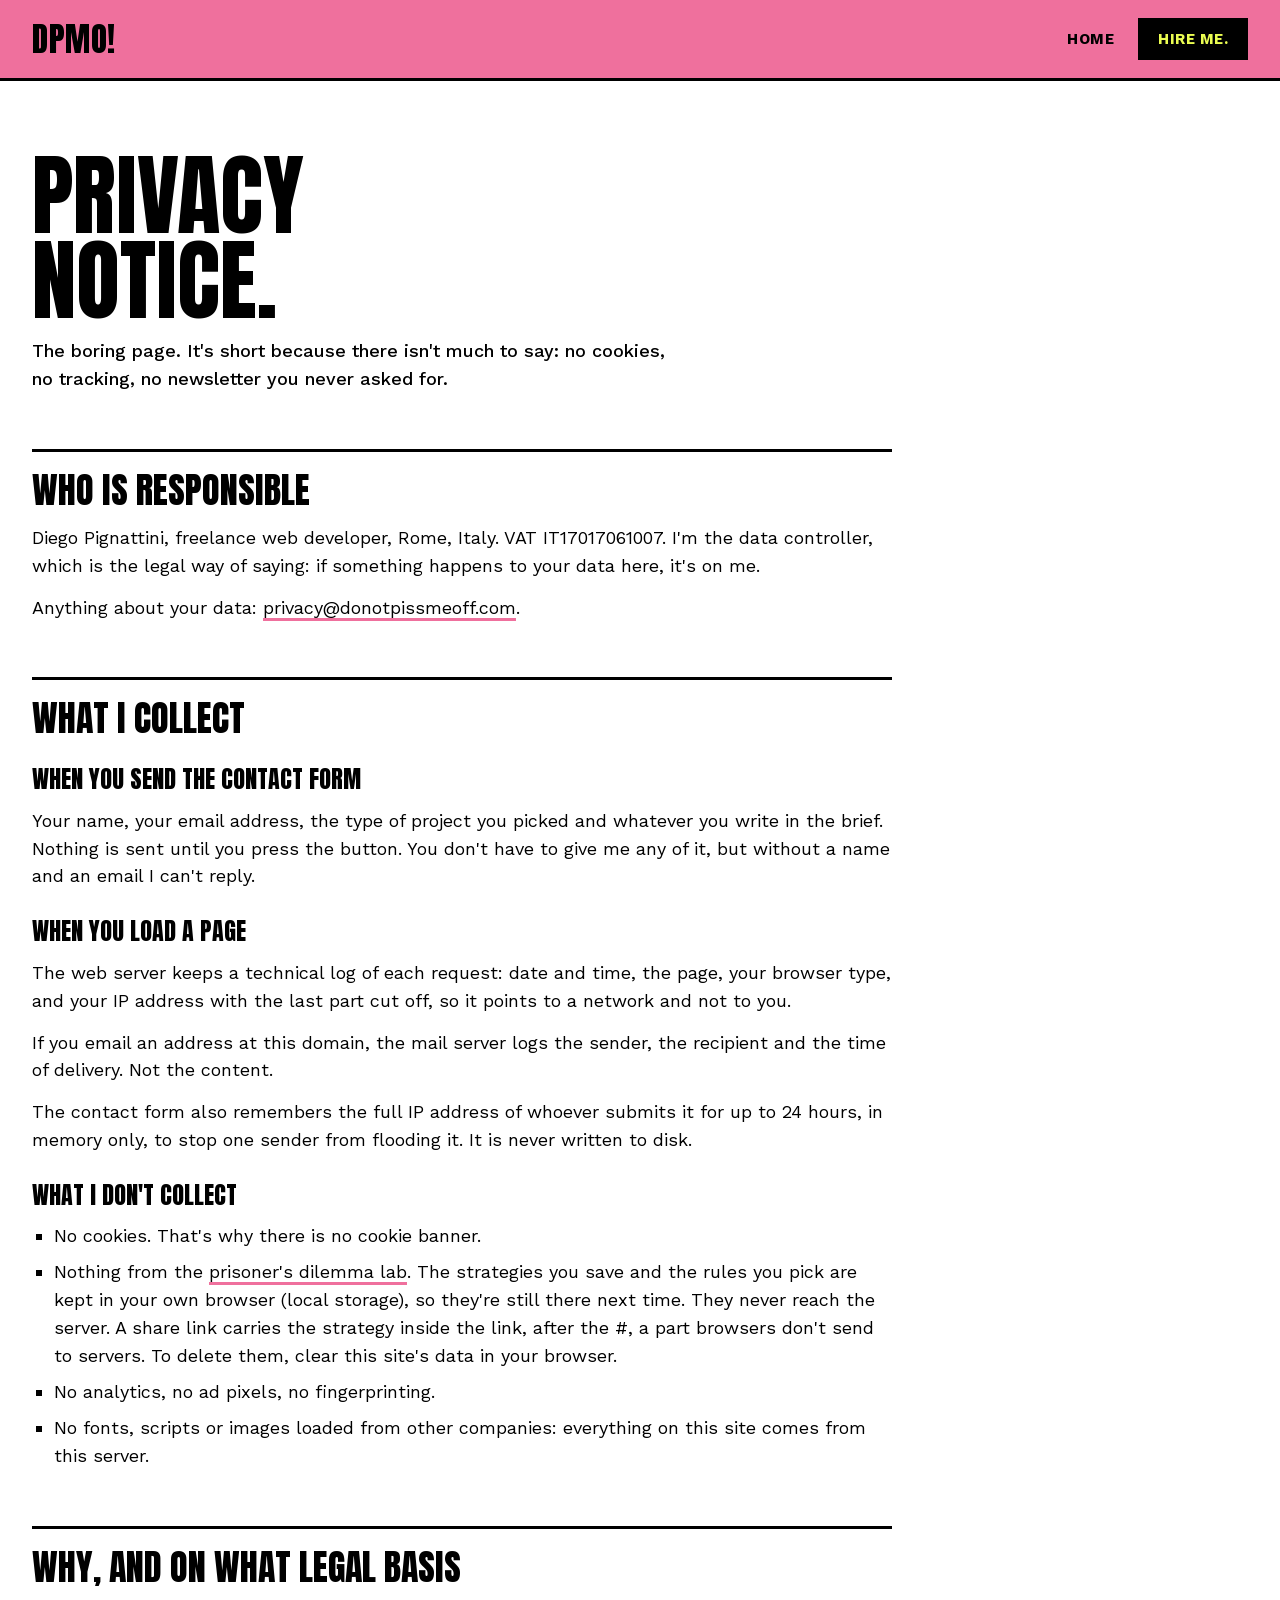
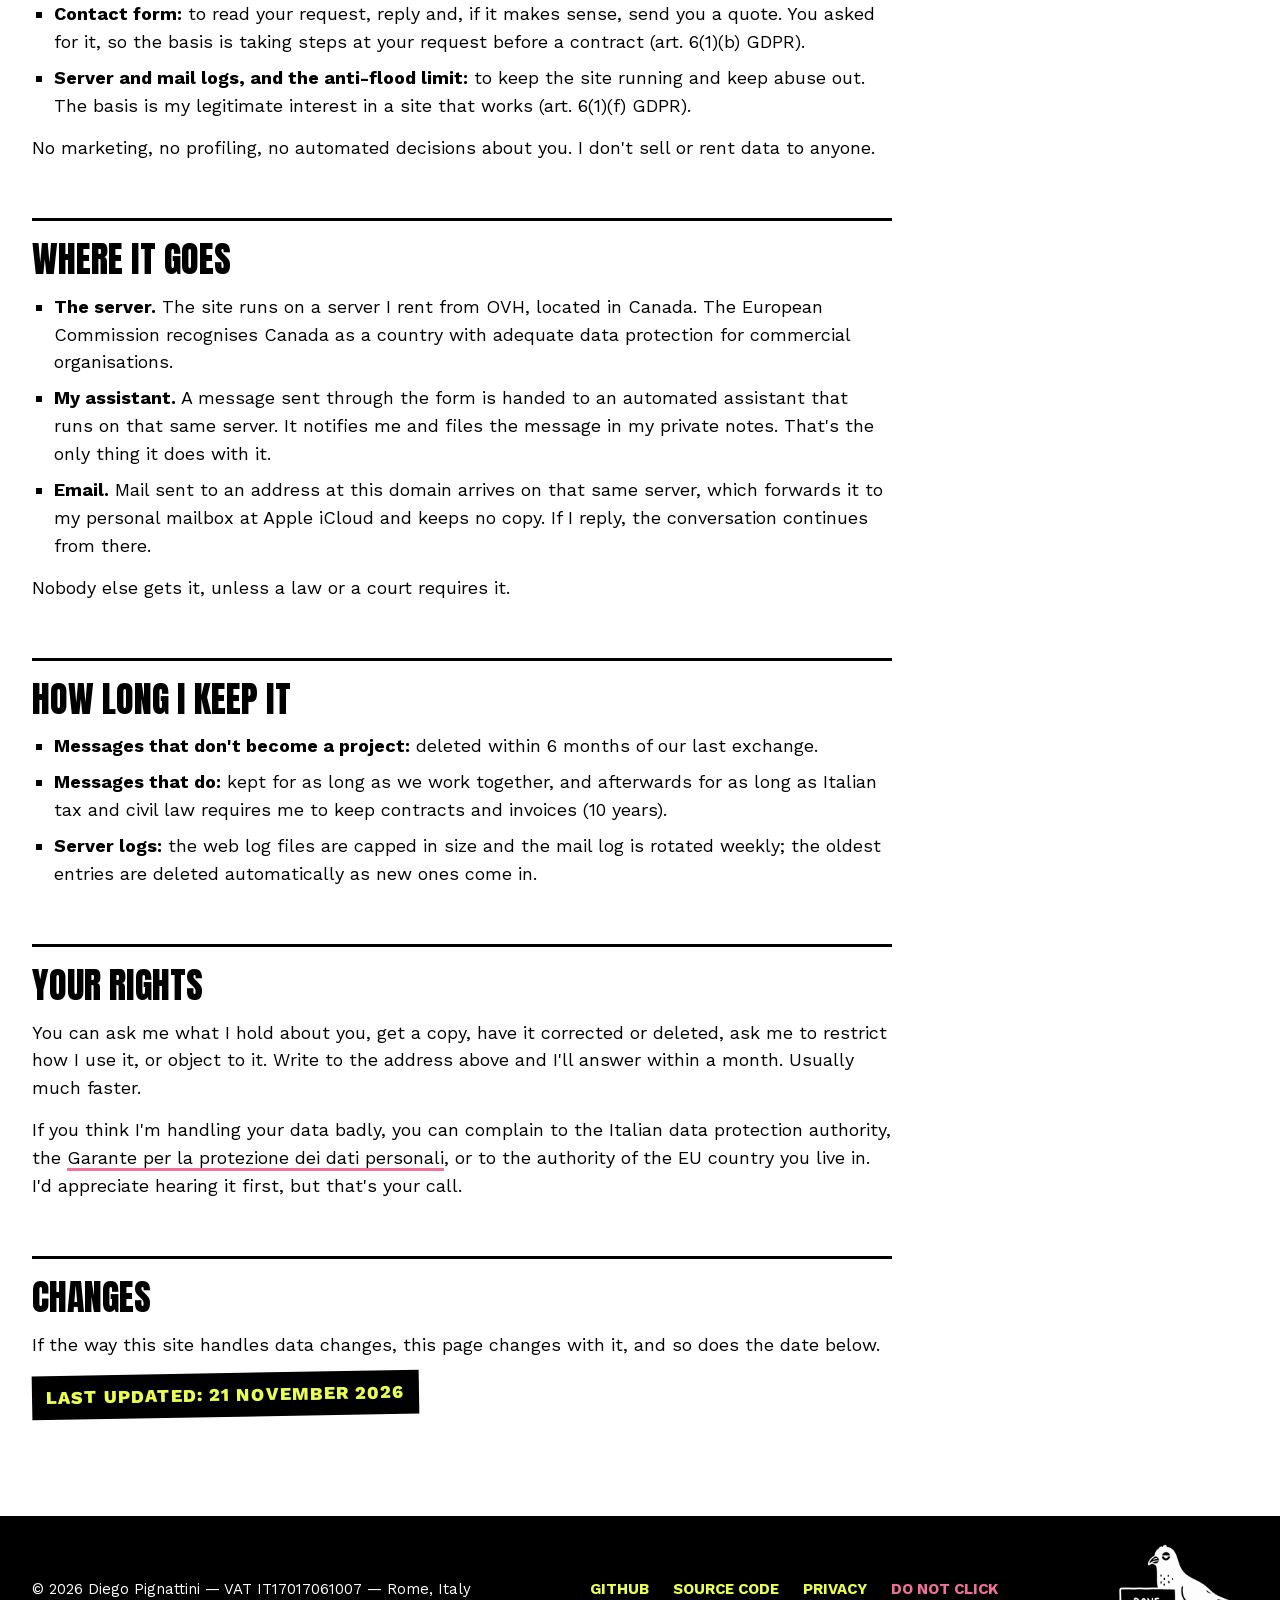
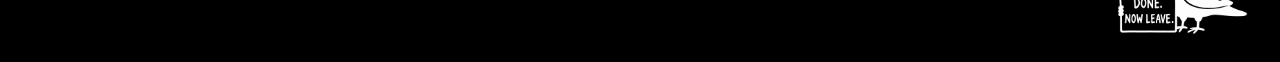
<file: privacy.html>
<!doctype html>
<html lang="en">
<head>
<meta charset="utf-8">
<meta name="viewport" content="width=device-width, initial-scale=1">
<title>Privacy notice — DPMO!</title>
<meta name="description" content="What donotpissmeoff.com collects (very little), why, where it goes and for how long.">
<meta name="theme-color" content="#ef709d">
<link rel="canonical" href="https://donotpissmeoff.com/privacy">
<link rel="icon" href="/favicon.ico" sizes="32x32">
<link rel="icon" href="/assets/favicon-32.png" type="image/png">
<link rel="apple-touch-icon" href="/assets/apple-touch-icon.png">

<meta property="og:url" content="https://donotpissmeoff.com/privacy">
<meta property="og:type" content="website">
<meta property="og:site_name" content="DPMO!">
<meta property="og:title" content="Privacy notice — DPMO!">
<meta property="og:description" content="What donotpissmeoff.com collects (very little), why, where it goes and for how long.">
<meta property="og:image" content="https://donotpissmeoff.com/assets/og.png">
<meta property="og:image:width" content="1200">
<meta property="og:image:height" content="630">
<meta property="og:image:alt" content="Don't piss me off! Diego Pignattini, web developer in Rome, next to Mo the pigeon at his laptop">
<meta name="twitter:card" content="summary_large_image">

<link rel="preload" href="/assets/fonts/anton-latin.woff2" as="font" type="font/woff2" crossorigin>
<link rel="preload" href="/assets/fonts/work-sans-latin.woff2" as="font" type="font/woff2" crossorigin>
<link rel="stylesheet" href="/css/style.css?v=7">
</head>
<body>
<a class="skip-link" href="#main">Skip to content</a>

<header class="site-header bg-pink">
  <nav class="site-nav wrap" aria-label="Main">
    <a class="brand" href="/">DPMO!</a>
    <div class="nav-links">
      <a href="/">Home</a>
      <a class="nav-cta" href="/#contact">Hire me.</a>
    </div>
  </nav>
</header>

<main class="bg-white" id="main">
  <div class="wrap legal__wrap">
    <article class="legal">
      <h1 class="title">Privacy<br>notice.</h1>
      <p class="legal__lede">The boring page. It's short because there isn't much to say: no cookies, no tracking, no newsletter you never asked for.</p>

      <h2>Who is responsible</h2>
      <p>Diego Pignattini, freelance web developer, Rome, Italy. VAT IT17017061007. I'm the data controller, which is the legal way of saying: if something happens to your data here, it's on me.</p>
      <p>Anything about your data: <a href="mailto:privacy@donotpissmeoff.com">privacy@donotpissmeoff.com</a>.</p>

      <h2>What I collect</h2>
      <h3>When you send the contact form</h3>
      <p>Your name, your email address, the type of project you picked and whatever you write in the brief. Nothing is sent until you press the button. You don't have to give me any of it, but without a name and an email I can't reply.</p>
      <h3>When you load a page</h3>
      <p>The web server keeps a technical log of each request: date and time, the page, your browser type, and your IP address with the last part cut off, so it points to a network and not to you.</p>
      <p>If you email an address at this domain, the mail server logs the sender, the recipient and the time of delivery. Not the content.</p>
      <p>The contact form also remembers the full IP address of whoever submits it for up to 24 hours, in memory only, to stop one sender from flooding it. It is never written to disk.</p>
      <h3>What I don't collect</h3>
      <ul>
        <li>No cookies. That's why there is no cookie banner.</li>
        <li>Nothing from the <a href="/dilemma/">prisoner's dilemma lab</a>. The strategies you save and the rules you pick are kept in your own browser (local storage), so they're still there next time. They never reach the server. A share link carries the strategy inside the link, after the #, a part browsers don't send to servers. To delete them, clear this site's data in your browser.</li>
        <li>No analytics, no ad pixels, no fingerprinting.</li>
        <li>No fonts, scripts or images loaded from other companies: everything on this site comes from this server.</li>
      </ul>

      <h2>Why, and on what legal basis</h2>
      <ul>
        <li><strong>Contact form:</strong> to read your request, reply and, if it makes sense, send you a quote. You asked for it, so the basis is taking steps at your request before a contract (art. 6(1)(b) GDPR).</li>
        <li><strong>Server and mail logs, and the anti-flood limit:</strong> to keep the site running and keep abuse out. The basis is my legitimate interest in a site that works (art. 6(1)(f) GDPR).</li>
      </ul>
      <p>No marketing, no profiling, no automated decisions about you. I don't sell or rent data to anyone.</p>

      <h2>Where it goes</h2>
      <ul>
        <li><strong>The server.</strong> The site runs on a server I rent from OVH, located in Canada. The European Commission recognises Canada as a country with adequate data protection for commercial organisations.</li>
        <li><strong>My assistant.</strong> A message sent through the form is handed to an automated assistant that runs on that same server. It notifies me and files the message in my private notes. That's the only thing it does with it.</li>
        <li><strong>Email.</strong> Mail sent to an address at this domain arrives on that same server, which forwards it to my personal mailbox at Apple iCloud and keeps no copy. If I reply, the conversation continues from there.</li>
      </ul>
      <p>Nobody else gets it, unless a law or a court requires it.</p>

      <h2>How long I keep it</h2>
      <ul>
        <li><strong>Messages that don't become a project:</strong> deleted within 6 months of our last exchange.</li>
        <li><strong>Messages that do:</strong> kept for as long as we work together, and afterwards for as long as Italian tax and civil law requires me to keep contracts and invoices (10 years).</li>
        <li><strong>Server logs:</strong> the web log files are capped in size and the mail log is rotated weekly; the oldest entries are deleted automatically as new ones come in.</li>
      </ul>

      <h2>Your rights</h2>
      <p>You can ask me what I hold about you, get a copy, have it corrected or deleted, ask me to restrict how I use it, or object to it. Write to the address above and I'll answer within a month. Usually much faster.</p>
      <p>If you think I'm handling your data badly, you can complain to the Italian data protection authority, the <a href="https://www.garanteprivacy.it/">Garante per la protezione dei dati personali</a>, or to the authority of the EU country you live in. I'd appreciate hearing it first, but that's your call.</p>

      <h2>Changes</h2>
      <p>If the way this site handles data changes, this page changes with it, and so does the date below.</p>

      <p class="legal__updated">Last updated: 21 November 2026</p>
    </article>
  </div>
</main>

<footer class="site-footer bg-black">
  <div class="wrap">
    <p class="site-footer__legal">© 2026 Diego Pignattini — VAT IT17017061007 — Rome, Italy</p>
    <nav class="site-footer__links" aria-label="Footer">
      <a href="https://github.com/El3k0n">GitHub</a>
      <a href="https://github.com/El3k0n/donotpissmeoff">Source code</a>
      <a href="/privacy" aria-current="page">Privacy</a>
      <a class="text-pink" href="/do-not-click" rel="nofollow">Do not click</a>
    </nav>
    <img class="site-footer__mo invert" src="/assets/pigeon-sign-hd.png?v=2" alt="" width="1512" height="1040" loading="lazy">
  </div>
</footer>

</body>
</html>
</file>
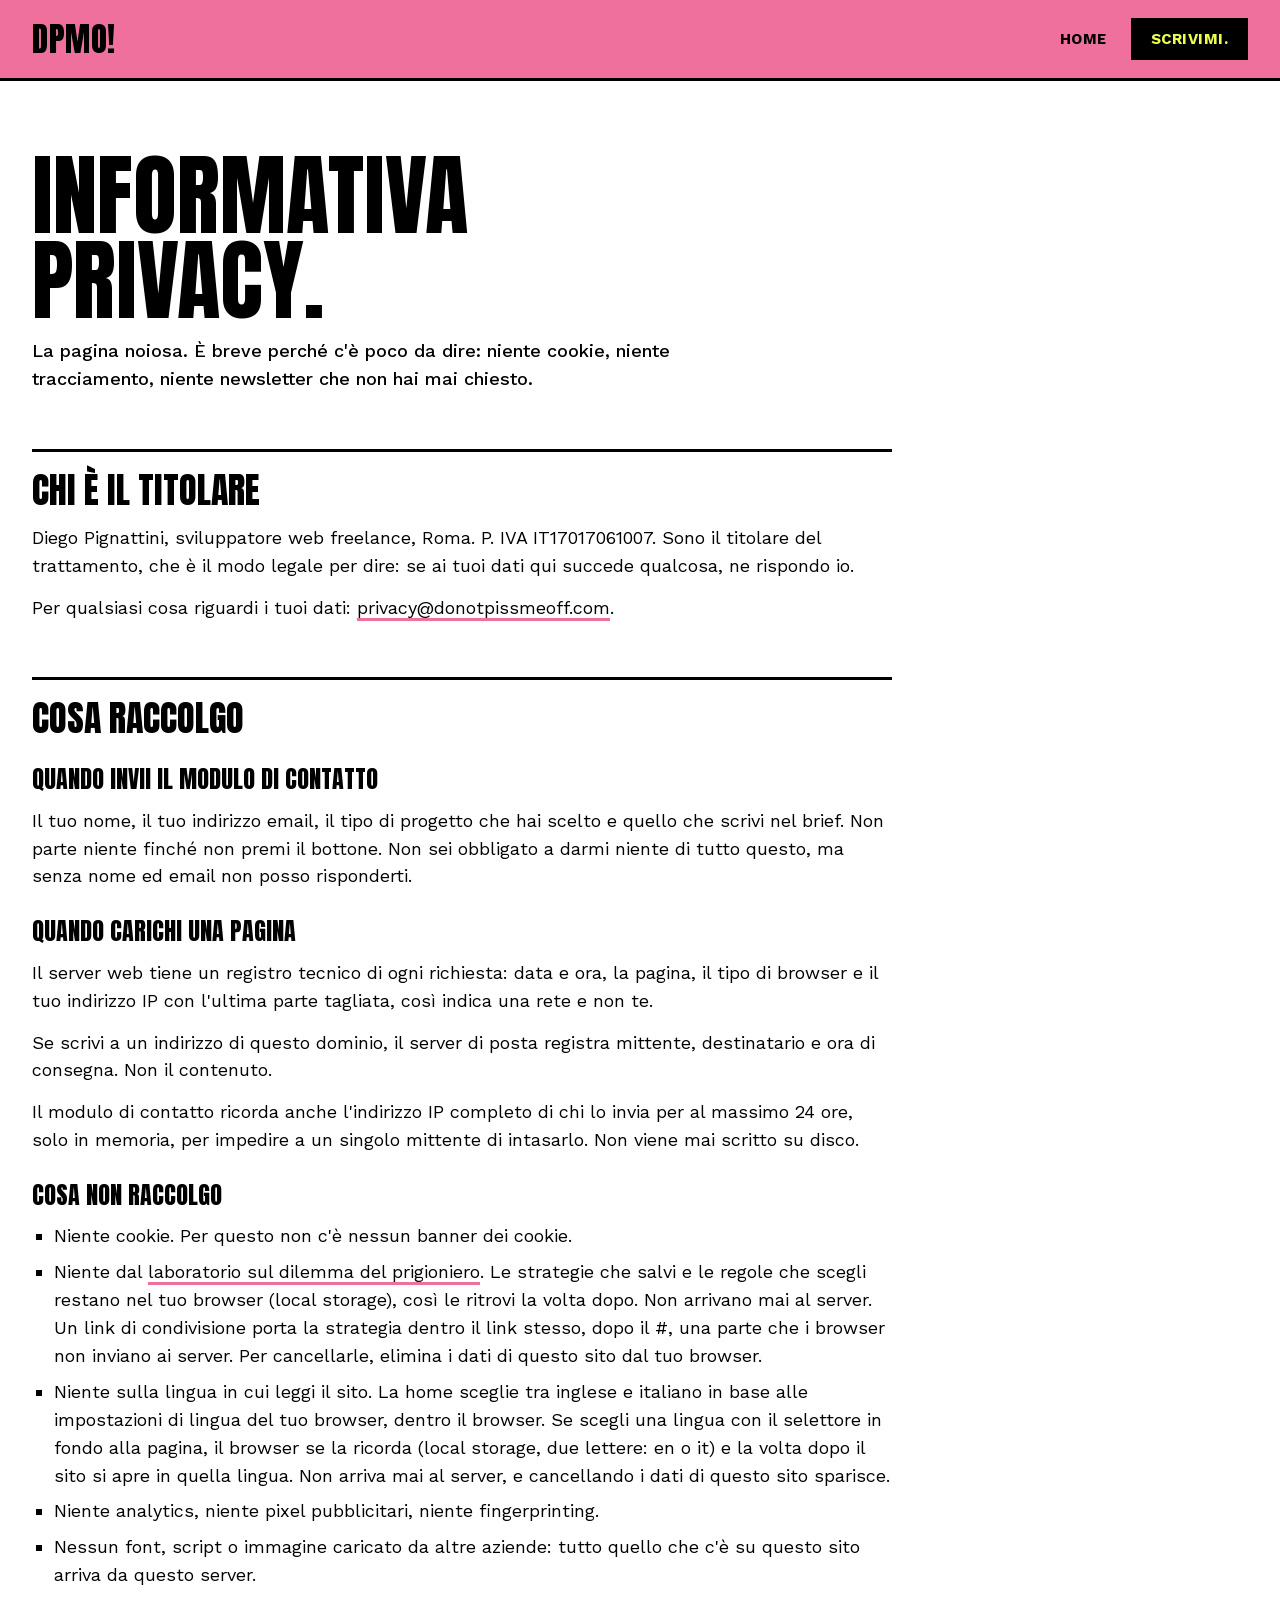
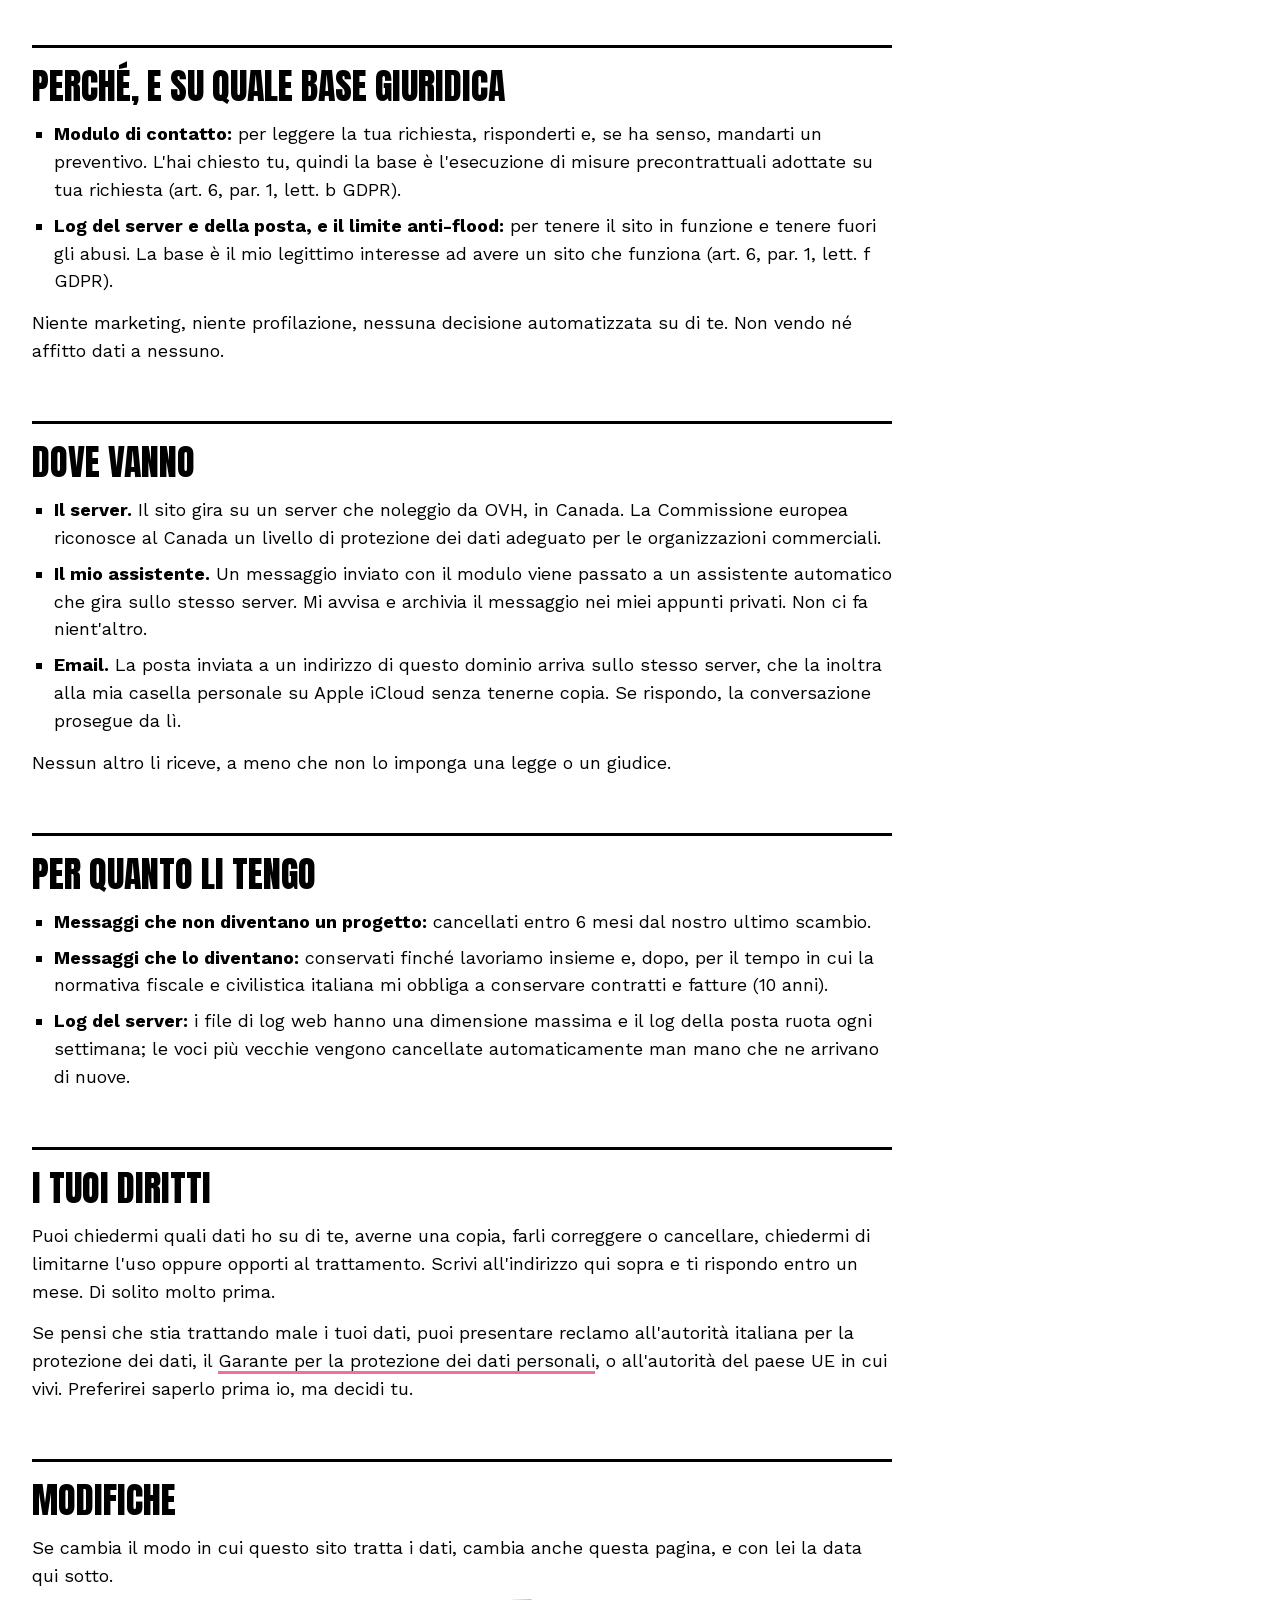
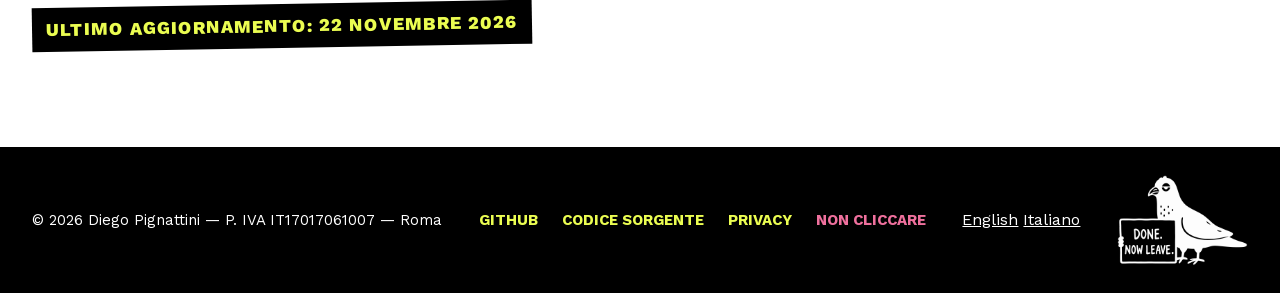
<file: it/privacy.html>
<!doctype html>
<html lang="it">
<head>
<meta charset="utf-8">
<meta name="viewport" content="width=device-width, initial-scale=1">
<title>Informativa privacy — DPMO!</title>
<meta name="description" content="Cosa raccoglie donotpissmeoff.com (molto poco), perché, dove finisce e per quanto tempo.">
<meta name="theme-color" content="#ef709d">
<link rel="canonical" href="https://donotpissmeoff.com/it/privacy">
<link rel="alternate" hreflang="en" href="https://donotpissmeoff.com/privacy">
<link rel="alternate" hreflang="it" href="https://donotpissmeoff.com/it/privacy">
<link rel="alternate" hreflang="x-default" href="https://donotpissmeoff.com/privacy">
<link rel="icon" href="/favicon.ico" sizes="32x32">
<link rel="icon" href="/assets/favicon-32.png" type="image/png">
<link rel="apple-touch-icon" href="/assets/apple-touch-icon.png">

<meta property="og:url" content="https://donotpissmeoff.com/it/privacy">
<meta property="og:type" content="website">
<meta property="og:site_name" content="DPMO!">
<meta property="og:locale" content="it_IT">
<meta property="og:locale:alternate" content="en_GB">
<meta property="og:title" content="Informativa privacy — DPMO!">
<meta property="og:description" content="Cosa raccoglie donotpissmeoff.com (molto poco), perché, dove finisce e per quanto tempo.">
<meta property="og:image" content="https://donotpissmeoff.com/assets/og-it.png">
<meta property="og:image:width" content="1200">
<meta property="og:image:height" content="630">
<meta property="og:image:alt" content="Don't piss me off! Diego Pignattini, sviluppatore web a Roma, accanto a Mo il piccione al portatile">
<meta name="twitter:card" content="summary_large_image">

<script src="/js/lang.js?v=1" defer></script>
<link rel="preload" href="/assets/fonts/anton-latin.woff2" as="font" type="font/woff2" crossorigin>
<link rel="preload" href="/assets/fonts/work-sans-latin.woff2" as="font" type="font/woff2" crossorigin>
<link rel="stylesheet" href="/css/style.css?v=7">
</head>
<body>
<a class="skip-link" href="#main">Vai al contenuto</a>

<header class="site-header bg-pink">
  <nav class="site-nav wrap" aria-label="Principale">
    <a class="brand" href="/it/">DPMO!</a>
    <div class="nav-links">
      <a href="/it/">Home</a>
      <a class="nav-cta" href="/it/#contact">Scrivimi.</a>
    </div>
  </nav>
</header>

<main class="bg-white" id="main">
  <div class="wrap legal__wrap">
    <article class="legal">
      <h1 class="title">Informativa<br>privacy.</h1>
      <p class="legal__lede">La pagina noiosa. È breve perché c'è poco da dire: niente cookie, niente tracciamento, niente newsletter che non hai mai chiesto.</p>

      <h2>Chi è il titolare</h2>
      <p>Diego Pignattini, sviluppatore web freelance, Roma. P. IVA IT17017061007. Sono il titolare del trattamento, che è il modo legale per dire: se ai tuoi dati qui succede qualcosa, ne rispondo io.</p>
      <p>Per qualsiasi cosa riguardi i tuoi dati: <a href="mailto:privacy@donotpissmeoff.com">privacy@donotpissmeoff.com</a>.</p>

      <h2>Cosa raccolgo</h2>
      <h3>Quando invii il modulo di contatto</h3>
      <p>Il tuo nome, il tuo indirizzo email, il tipo di progetto che hai scelto e quello che scrivi nel brief. Non parte niente finché non premi il bottone. Non sei obbligato a darmi niente di tutto questo, ma senza nome ed email non posso risponderti.</p>
      <h3>Quando carichi una pagina</h3>
      <p>Il server web tiene un registro tecnico di ogni richiesta: data e ora, la pagina, il tipo di browser e il tuo indirizzo IP con l'ultima parte tagliata, così indica una rete e non te.</p>
      <p>Se scrivi a un indirizzo di questo dominio, il server di posta registra mittente, destinatario e ora di consegna. Non il contenuto.</p>
      <p>Il modulo di contatto ricorda anche l'indirizzo IP completo di chi lo invia per al massimo 24 ore, solo in memoria, per impedire a un singolo mittente di intasarlo. Non viene mai scritto su disco.</p>
      <h3>Cosa non raccolgo</h3>
      <ul>
        <li>Niente cookie. Per questo non c'è nessun banner dei cookie.</li>
        <li>Niente dal <a href="/dilemma/">laboratorio sul dilemma del prigioniero</a>. Le strategie che salvi e le regole che scegli restano nel tuo browser (local storage), così le ritrovi la volta dopo. Non arrivano mai al server. Un link di condivisione porta la strategia dentro il link stesso, dopo il #, una parte che i browser non inviano ai server. Per cancellarle, elimina i dati di questo sito dal tuo browser.</li>
        <li>Niente sulla lingua in cui leggi il sito. La home sceglie tra inglese e italiano in base alle impostazioni di lingua del tuo browser, dentro il browser. Se scegli una lingua con il selettore in fondo alla pagina, il browser se la ricorda (local storage, due lettere: en o it) e la volta dopo il sito si apre in quella lingua. Non arriva mai al server, e cancellando i dati di questo sito sparisce.</li>
        <li>Niente analytics, niente pixel pubblicitari, niente fingerprinting.</li>
        <li>Nessun font, script o immagine caricato da altre aziende: tutto quello che c'è su questo sito arriva da questo server.</li>
      </ul>

      <h2>Perché, e su quale base giuridica</h2>
      <ul>
        <li><strong>Modulo di contatto:</strong> per leggere la tua richiesta, risponderti e, se ha senso, mandarti un preventivo. L'hai chiesto tu, quindi la base è l'esecuzione di misure precontrattuali adottate su tua richiesta (art. 6, par. 1, lett. b GDPR).</li>
        <li><strong>Log del server e della posta, e il limite anti-flood:</strong> per tenere il sito in funzione e tenere fuori gli abusi. La base è il mio legittimo interesse ad avere un sito che funziona (art. 6, par. 1, lett. f GDPR).</li>
      </ul>
      <p>Niente marketing, niente profilazione, nessuna decisione automatizzata su di te. Non vendo né affitto dati a nessuno.</p>

      <h2>Dove vanno</h2>
      <ul>
        <li><strong>Il server.</strong> Il sito gira su un server che noleggio da OVH, in Canada. La Commissione europea riconosce al Canada un livello di protezione dei dati adeguato per le organizzazioni commerciali.</li>
        <li><strong>Il mio assistente.</strong> Un messaggio inviato con il modulo viene passato a un assistente automatico che gira sullo stesso server. Mi avvisa e archivia il messaggio nei miei appunti privati. Non ci fa nient'altro.</li>
        <li><strong>Email.</strong> La posta inviata a un indirizzo di questo dominio arriva sullo stesso server, che la inoltra alla mia casella personale su Apple iCloud senza tenerne copia. Se rispondo, la conversazione prosegue da lì.</li>
      </ul>
      <p>Nessun altro li riceve, a meno che non lo imponga una legge o un giudice.</p>

      <h2>Per quanto li tengo</h2>
      <ul>
        <li><strong>Messaggi che non diventano un progetto:</strong> cancellati entro 6 mesi dal nostro ultimo scambio.</li>
        <li><strong>Messaggi che lo diventano:</strong> conservati finché lavoriamo insieme e, dopo, per il tempo in cui la normativa fiscale e civilistica italiana mi obbliga a conservare contratti e fatture (10 anni).</li>
        <li><strong>Log del server:</strong> i file di log web hanno una dimensione massima e il log della posta ruota ogni settimana; le voci più vecchie vengono cancellate automaticamente man mano che ne arrivano di nuove.</li>
      </ul>

      <h2>I tuoi diritti</h2>
      <p>Puoi chiedermi quali dati ho su di te, averne una copia, farli correggere o cancellare, chiedermi di limitarne l'uso oppure opporti al trattamento. Scrivi all'indirizzo qui sopra e ti rispondo entro un mese. Di solito molto prima.</p>
      <p>Se pensi che stia trattando male i tuoi dati, puoi presentare reclamo all'autorità italiana per la protezione dei dati, il <a href="https://www.garanteprivacy.it/">Garante per la protezione dei dati personali</a>, o all'autorità del paese UE in cui vivi. Preferirei saperlo prima io, ma decidi tu.</p>

      <h2>Modifiche</h2>
      <p>Se cambia il modo in cui questo sito tratta i dati, cambia anche questa pagina, e con lei la data qui sotto.</p>

      <p class="legal__updated">Ultimo aggiornamento: 22 novembre 2026</p>
    </article>
  </div>
</main>

<footer class="site-footer bg-black">
  <div class="wrap">
    <p class="site-footer__legal">© 2026 Diego Pignattini — P. IVA IT17017061007 — Roma</p>
    <nav class="site-footer__links" aria-label="Footer">
      <a href="https://github.com/El3k0n">GitHub</a>
      <a href="https://github.com/El3k0n/donotpissmeoff">Codice sorgente</a>
      <a href="/it/privacy" aria-current="page">Privacy</a>
      <a class="text-pink" href="/it/non-cliccare" rel="nofollow">Non cliccare</a>
    </nav>
    <nav class="lang-switch" aria-label="Lingua">
      <a href="/privacy" hreflang="en" lang="en" data-lang="en">English</a>
      <a href="/it/privacy" hreflang="it" lang="it" data-lang="it" aria-current="page">Italiano</a>
    </nav>
    <img class="site-footer__mo invert" src="/assets/pigeon-sign-hd.png?v=2" alt="" width="1512" height="1040" loading="lazy">
  </div>
</footer>

</body>
</html>
</file>
<file: css/style.css>
/* DPMO! — donotpissmeoff.com
   One stylesheet, no build step. Desktop is the baseline; the two media
   queries at the bottom adapt it for tablets (<= 1023px) and phones (<= 767px).

   Contents
   1. Fonts and tokens      5. Sections (hero ... contact)
   2. Base                  6. Footer, 404, privacy
   3. Layout helpers        7. Mo animation
   4. Shared components     8. Responsive, reduced motion */


/* 1. Fonts and tokens -------------------------------------------------- */

/* Self-hosted (SIL Open Font License, see assets/fonts): no third-party requests. */
@font-face {
  font-family: Anton;
  src: url("../assets/fonts/anton-latin.woff2") format("woff2");
  font-weight: 400;
  font-display: swap;
}
@font-face {
  font-family: "Work Sans";
  src: url("../assets/fonts/work-sans-latin.woff2") format("woff2");
  font-weight: 400 800;
  font-display: swap;
}

:root {
  /* The whole palette. Nothing else. */
  --pink: #ef709d;
  --lime: #ebfd51;
  --black: #000000;
  --white: #ffffff;

  --font-display: Anton, sans-serif;
  --font-body: "Work Sans", system-ui, sans-serif;

  --line: 3px solid var(--black);
  --gutter: 32px;
}


/* 2. Base --------------------------------------------------------------- */

*, *::before, *::after { box-sizing: border-box; }

html { scroll-behavior: smooth; }

body {
  margin: 0;
  background: var(--black);   /* matches the footer when the page overscrolls */
  color: var(--black);
  font-family: var(--font-body);
}

main { overflow: hidden; }    /* rotated cards and hard shadows may poke past the edge */

h1, h2, h3 {
  margin: 0;
  font-family: var(--font-display);
  font-weight: 400;
  text-transform: uppercase;
}
p, figure { margin: 0; }
ul, ol { margin: 0; padding: 0; list-style: none; }
img { display: block; }

a { color: inherit; }
button { font-family: inherit; cursor: pointer; }
button:disabled { cursor: not-allowed; }

/* `hidden` must win over any display value set by a component. */
[hidden] { display: none !important; }

button:focus-visible,
a:focus-visible,
summary:focus-visible {
  outline: var(--line);
  outline-offset: 3px;
  box-shadow: 0 0 0 6px var(--lime);
}
input:focus,
textarea:focus {
  outline: 3px solid var(--pink);
  outline-offset: 2px;
}

.skip-link {
  position: absolute;
  left: 8px;
  top: -100px;
  z-index: 1;
  padding: 10px 16px;
  background: var(--black);
  color: var(--lime);
  font-weight: 700;
}
.skip-link:focus { top: 8px; }


/* 3. Layout helpers ----------------------------------------------------- */

.wrap {
  max-width: 1344px;
  margin-inline: auto;
  padding-inline: var(--gutter);
}

.section { border-bottom: var(--line); }
.section > .wrap { padding-block: 96px; }

.stack { display: flex; flex-direction: column; gap: 40px; }
.stack--loose { gap: 48px; }

/* Two columns that wrap into one. Each child sets its own flex basis. */
.split { display: flex; flex-wrap: wrap; align-items: flex-start; gap: 56px; }
.split--center { align-items: center; }
.split > * { min-width: 0; }

.bg-white { background: var(--white); }
.bg-lime { background: var(--lime); }
.bg-pink { background: var(--pink); }
.bg-black { background: var(--black); color: var(--white); }

.text-lime { color: var(--lime); }
.text-pink { color: var(--pink); }

/* Mo is black line art: flip him on dark backgrounds. */
.invert { filter: invert(1); }

/* Wrapper that only exists to be shown or hidden by main.js. */
.contents { display: contents; }


/* 4. Shared components -------------------------------------------------- */

.title { font-size: clamp(56px, 7vw, 104px); line-height: 0.95; }
.subtitle { font-size: clamp(40px, 5vw, 72px); line-height: 1; }

.eyebrow {
  font-size: 14px;
  font-weight: 800;
  letter-spacing: 1px;
  text-transform: uppercase;
}

.lede { max-width: 420px; font-size: 18px; line-height: 1.5; }

/* Title on the left, one-liner on the right. */
.section-head {
  display: flex;
  flex-wrap: wrap;
  align-items: flex-end;
  justify-content: space-between;
  gap: 24px;
}

/* Buttons */
.btn {
  display: inline-block;
  padding: 14px 28px;
  border: var(--line);
  font-family: var(--font-display);
  font-size: 24px;
  text-decoration: none;
  text-transform: uppercase;
  transition: transform 0.15s;
}
.btn:hover,
.deal-card:hover { transform: rotate(-2deg) scale(1.04); }

.btn--lime { background: var(--lime); color: var(--black); }
.btn--white { background: var(--white); color: var(--black); }
.btn--dark { background: var(--black); color: var(--lime); }
.btn--ink { background: var(--black); color: var(--white); }
.btn--shadow { box-shadow: 6px 6px 0 var(--black); }
.btn--shadow-pink { box-shadow: 6px 6px 0 var(--pink); }
.btn--small { min-height: 48px; padding: 10px 18px; font-size: 20px; }
.btn--tall { min-height: 56px; }
.btn--plain { font-family: inherit; font-size: 15px; font-weight: 800; }

.tilt-left { transform: rotate(-2deg); }
.tilt-right { transform: rotate(1.5deg); }

/* Toggle buttons: the selected state lives in aria-pressed. */
.toggle {
  min-height: 48px;
  border: var(--line);
  background: var(--white);
  color: var(--black);
}
.toggle[aria-pressed="true"] { background: var(--black); color: var(--lime); }

.toggle--dark { border-color: var(--white); background: var(--black); color: var(--white); }
.toggle--dark[aria-pressed="true"] { background: var(--lime); color: var(--black); }

.pill {
  padding: 10px 16px;
  font-size: 15px;
  font-weight: 800;
  text-transform: uppercase;
}

/* Marquees: the track holds the text twice and slides half its width. */
.marquee { overflow: hidden; padding: 18px 0; }
.marquee__track {
  display: flex;
  gap: 40px;
  width: max-content;
  font-family: var(--font-display);
  font-size: 28px;
  text-transform: uppercase;
  white-space: nowrap;
  animation: marquee 30s linear infinite;
}
.marquee--big { padding: 20px 0; border-bottom: var(--line); }
.marquee--big .marquee__track {
  gap: 48px;
  font-size: clamp(56px, 8vw, 120px);
  line-height: 1;
  animation-duration: 36s;
  animation-direction: reverse;
}
@keyframes marquee {
  from { transform: translateX(0); }
  to { transform: translateX(-50%); }
}


/* 5. Sections ----------------------------------------------------------- */

/* Header */
.site-header { border-bottom: var(--line); }
.site-nav {
  display: flex;
  flex-wrap: wrap;
  align-items: center;
  justify-content: space-between;
  gap: 16px;
  padding-block: 18px;
}
.brand {
  font-family: var(--font-display);
  font-size: 34px;
  line-height: 1;
  letter-spacing: 0.5px;
  text-decoration: none;
}
.nav-links {
  display: flex;
  flex-wrap: wrap;
  align-items: center;
  gap: 24px;
  font-size: 15px;
  font-weight: 700;
  letter-spacing: 0.5px;
  text-transform: uppercase;
}
.nav-links a { text-decoration: none; }
.nav-links a:not(.nav-cta):hover {
  text-decoration: underline;
  text-decoration-thickness: 3px;
  text-underline-offset: 5px;
}
.nav-cta {
  padding: 12px 20px;
  background: var(--black);
  color: var(--lime);
  transition: transform 0.15s;
}
.nav-cta:hover { transform: rotate(-2deg) scale(1.04); }
.nav-toggle { display: none; }   /* phones only, and only with JavaScript */

/* Hero */
.hero > .wrap { padding-block: 64px 80px; gap: 48px; }
.hero__copy {
  flex: 999 1 560px;
  display: flex;
  flex-direction: column;
  gap: 28px;
}
.hero__badge {
  display: block;
  width: fit-content;
  margin-bottom: 28px;
  padding: 8px 14px;
  background: var(--black);
  color: var(--lime);
  font-family: var(--font-body);
  font-size: 15px;
  font-weight: 800;
  line-height: normal;
  letter-spacing: 1px;
  text-transform: uppercase;
}
.hero__title {
  font-size: clamp(72px, 10vw, 168px);
  line-height: 0.92;
  letter-spacing: -1px;
}
.hero__lede { max-width: 580px; font-size: 22px; font-weight: 500; line-height: 1.45; }
.hero__actions { display: flex; flex-wrap: wrap; gap: 16px; margin-top: 8px; }

.hero__mo {
  flex: 1 1 400px;
  display: flex;
  flex-direction: column;
  align-items: center;
  gap: 20px;
}

/* Poke the pigeon: a square stage, Mo stands on its bottom edge in every state. */
.pigeon-stage {
  position: relative;
  display: flex;
  align-items: flex-end;
  justify-content: center;
  width: 100%;
  max-width: 460px;
  aspect-ratio: 1;
}
.pigeon-stage__blob {
  position: absolute;
  inset: 8% 4% 4% 8%;
  background: var(--lime);
  border: var(--line);
  border-radius: 46% 54% 40% 60% / 55% 45% 55% 45%;
  transform: rotate(-6deg);
}
.pigeon-stage__mo {
  position: relative;
  width: 100%;
  max-width: 420px;
  height: auto;
  object-fit: contain;
  object-position: center bottom;
}
.pigeon-stage__mo--angry { max-width: 320px; }
.pigeon-stage__mo--dead { margin-bottom: 8px; }
.pigeon-stage__quote {
  position: absolute;
  top: 0;
  right: 0;
  max-width: 298px;
  padding: 10px 16px;
  background: var(--white);
  border: var(--line);
  font-family: var(--font-display);
  font-size: 22px;
  line-height: 1.1;
  text-transform: uppercase;
  transform: rotate(6deg);
}

.patience {
  display: flex;
  flex-direction: column;
  gap: 12px;
  width: 100%;
  max-width: 460px;
  padding: 18px 20px;
  background: var(--white);
  border: var(--line);
  box-shadow: 6px 6px 0 var(--black);
}
.patience__head { display: flex; align-items: center; justify-content: space-between; gap: 12px; }
.patience__count { font-size: 14px; font-weight: 700; }
.patience__bar { display: grid; grid-template-columns: repeat(6, minmax(0, 1fr)); gap: 6px; }
.seg { height: 24px; border: var(--line); background: var(--black); }
.seg[data-state="low"] { background: var(--pink); }
.seg[data-state="empty"] { background: var(--white); }

/* Work */
.work { border-top: 3px solid var(--white); }
.filters { display: flex; flex-wrap: wrap; gap: 12px; }
.filter {
  padding: 8px 20px;
  font-family: var(--font-display);
  font-size: 20px;
  text-transform: uppercase;
}
.work-grid { display: grid; grid-template-columns: repeat(2, minmax(0, 1fr)); gap: 32px; }
.work-card {
  display: flex;
  flex-direction: column;
  background: var(--white);
  border: 3px solid var(--white);
  color: var(--black);
  text-decoration: none;
  transition: transform 0.15s, box-shadow 0.15s;
}
.work-card:hover { transform: translate(-4px, -4px) rotate(-1deg); box-shadow: 10px 10px 0 var(--lime); }
.work-card__shot { width: 100%; height: auto; aspect-ratio: 16 / 9; object-fit: cover; object-position: top; }
.work-card__body {
  display: flex;
  flex-direction: column;
  gap: 8px;
  padding: 24px;
  border-top: var(--line);
}
.work-card__kind { font-size: 13px; font-weight: 800; letter-spacing: 1px; text-transform: uppercase; }
.work-card__name { font-size: 36px; line-height: 1; }
.work-card__what { font-size: 16px; line-height: 1.5; }
.work-card__link { margin-top: 8px; font-size: 14px; font-weight: 800; text-transform: uppercase; }

/* The deal */
.deal .lede { max-width: 440px; }
.deal-grid { display: grid; grid-template-columns: repeat(auto-fit, minmax(260px, 1fr)); gap: 24px; }
.deal-card {
  display: flex;
  flex-direction: column;
  gap: 16px;
  padding: 32px;
  border: var(--line);
  box-shadow: 8px 8px 0 var(--black);
  transition: transform 0.15s;
}
.deal-card__num { font-family: var(--font-display); font-size: 64px; line-height: 1; }
.deal-card__title { font-size: 32px; line-height: 1.05; }
.deal-card__text { font-size: 17px; line-height: 1.5; }

/* Translator */
.translator__layout { display: flex; flex-wrap: wrap; align-items: stretch; gap: 32px; }
.phrase-picker { display: none; }   /* replaces the list below 1024px, with JavaScript */
.phrase-list {
  flex: 1 1 380px;
  display: flex;
  flex-direction: column;
  gap: 10px;
  min-width: 0;
}
.phrase { min-height: 52px; padding: 12px 18px; font-size: 18px; font-weight: 700; text-align: left; }
.translation {
  flex: 999 1 566px;
  display: flex;
  flex-direction: column;
  justify-content: space-between;
  gap: 32px;
  min-width: 0;
  padding: 40px;
  border: var(--line);
  box-shadow: 10px 10px 0 var(--pink);
}
.translation__part { display: flex; flex-direction: column; gap: 14px; }
.translation__says { font-size: 24px; font-weight: 500; line-height: 1.3; }
.translation__means {
  color: var(--lime);
  font-family: var(--font-display);
  font-size: clamp(36px, 4.4vw, 64px);
  line-height: 1.02;
  text-transform: uppercase;
}
.translation__foot { display: flex; align-items: center; gap: 16px; font-size: 15px; line-height: 1.4; }
.translation__foot img { width: auto; height: 84px; }

/* Services */
.services__main {
  flex: 999 1 560px;
  display: flex;
  flex-direction: column;
  gap: 32px;
}
.service-list { border-top: var(--line); }
.service {
  display: flex;
  flex-wrap: wrap;
  align-items: baseline;
  justify-content: space-between;
  gap: 12px;
  padding: 20px 0;
  border-bottom: var(--line);
  transition: background 0.12s, padding 0.12s;
}
.service:hover { padding-inline: 16px; background: var(--black); color: var(--lime); }
.service__name { font-size: 36px; }
.service__text { max-width: 420px; font-size: 17px; line-height: 1.45; }

.nope {
  flex: 1 1 410px;
  display: flex;
  flex-direction: column;
  gap: 20px;
  padding: 32px;
  border: var(--line);
  box-shadow: 10px 10px 0 var(--pink);
  transform: rotate(1deg);
}
.nope__title { color: var(--pink); font-size: 40px; line-height: 1; }
.nope__list { display: flex; flex-direction: column; gap: 14px; font-size: 18px; line-height: 1.4; }
.nope__list li { display: flex; gap: 12px; }
/* The second `content` gives the X an empty text alternative where supported. */
.nope__list li::before {
  content: "X";
  content: "X" / "";
  color: var(--pink);
  font-family: var(--font-display);
}
.nope__mo { align-self: center; width: 100%; max-width: 300px; height: auto; margin-top: 8px; }

/* Tools */
.tools > .wrap { padding-block: 56px; gap: 28px; }
.tools__head {
  display: flex;
  flex-wrap: wrap;
  align-items: baseline;
  justify-content: space-between;
  gap: 16px;
}
.tools__hint { font-size: 17px; font-weight: 500; }
.chips { display: flex; flex-wrap: wrap; gap: 12px; }
.chip {
  padding: 10px 18px;
  background: var(--white);
  border: var(--line);
  font-family: var(--font-display);
  font-size: 24px;
  text-transform: uppercase;
  transition: transform 0.12s, background 0.12s;
}
.chip:hover { background: var(--pink); transform: rotate(-3deg) scale(1.08); }

/* Process */
.steps { display: grid; grid-template-columns: repeat(auto-fit, minmax(240px, 1fr)); border: var(--line); }
.step {
  display: flex;
  flex-direction: column;
  gap: 14px;
  padding: 28px;
  border: 1.5px solid var(--black);   /* doubles up with its neighbours to 3px */
}
.step__art { display: flex; align-items: center; height: 130px; }
.step__art img { width: auto; height: auto; max-width: 100%; max-height: 130px; }
.step__art--wide img { max-height: 110px; }
.step__title { font-size: 32px; line-height: 1; }
.step__text { font-size: 16px; line-height: 1.5; }

/* Meet Mo */
.meet__copy {
  flex: 999 1 480px;
  display: flex;
  flex-direction: column;
  gap: 24px;
}
.meet__intro { max-width: 560px; font-size: 22px; font-weight: 500; line-height: 1.45; }
.meet__text { max-width: 560px; font-size: 18px; line-height: 1.5; }
.moods { display: flex; flex-wrap: wrap; gap: 10px; }
.moods .pill { letter-spacing: 0.5px; }
.meet__stage { flex: 1 1 400px; display: flex; justify-content: center; }
.mood-card {
  display: flex;
  flex-direction: column;
  gap: 20px;
  width: 100%;
  max-width: 480px;
  padding: 32px;
  border: var(--line);
  box-shadow: 10px 10px 0 var(--black);
  transform: rotate(-2deg);
}
.mood-card__art { display: flex; align-items: center; justify-content: center; height: 280px; }
.mood-card__mo { width: auto; max-width: 100%; max-height: 280px; }
.mood-card__mo--fly { max-height: 220px; }
.mood-card__mo--dead { max-height: 200px; }
.mood-card__mo--sign { max-height: 260px; }
.mood-card__caption {
  font-family: var(--font-display);
  font-size: 30px;
  line-height: 1.05;
  text-transform: uppercase;
}

/* FAQ */
.faq__intro {
  flex: 1 1 340px;
  display: flex;
  flex-direction: column;
  gap: 20px;
}
.faq__intro .lede { max-width: 360px; }
.faq__list { flex: 999 1 560px; border-top: var(--line); }
.faq__item { border-bottom: var(--line); }
.faq__item summary {
  display: flex;
  align-items: center;
  justify-content: space-between;
  gap: 16px;
  padding: 22px 0;
  font-family: var(--font-display);
  font-size: 30px;
  line-height: 1.1;
  text-transform: uppercase;
  list-style: none;
  cursor: pointer;
}
.faq__item summary::-webkit-details-marker { display: none; }
.faq__item summary::after {
  content: "+";
  content: "+" / "";
  flex: none;
  font-size: 40px;
  line-height: 1;
  transition: transform 0.15s;
}
.faq__item[open] summary::after { transform: rotate(45deg); }
.faq__item p { max-width: 640px; padding-bottom: 24px; font-size: 18px; line-height: 1.55; }

/* Contact */
.contact { border-bottom: 0; }
.contact > .wrap { padding-block: 96px 64px; }
.contact__intro {
  flex: 1 1 400px;
  display: flex;
  flex-direction: column;
  gap: 28px;
}
.contact .title { font-size: clamp(56px, 8vw, 128px); line-height: 0.92; }
.contact__lede { max-width: 460px; font-size: 20px; line-height: 1.5; }
.contact__logo {
  width: 226px;
  height: auto;
  margin-top: 16px;
  border: 3px solid var(--white);
  transform: rotate(-5deg);
}
.contact__main { flex: 999 1 520px; }

.form {
  display: flex;
  flex-direction: column;
  gap: 22px;
  padding: 36px;
  background: var(--white);
  border: 3px solid var(--white);
  box-shadow: 10px 10px 0 var(--pink);
  color: var(--black);
}
.form__types {
  display: flex;
  flex-direction: column;
  gap: 10px;
  min-width: 0;
  margin: 0;
  padding: 0;
  border: 0;
}
.form__types legend { margin-bottom: 10px; padding: 0; }
.form__pills { display: flex; flex-wrap: wrap; gap: 10px; }
.form__row { display: flex; flex-wrap: wrap; gap: 20px; }
.form__row .field { flex: 1 1 220px; min-width: 0; }
.field { display: flex; flex-direction: column; gap: 8px; }
.field input,
.field textarea {
  width: 100%;
  padding: 14px 16px;
  background: var(--white);
  border: var(--line);
  color: var(--black);
  font: inherit;
  font-size: 18px;
}
.field textarea { resize: vertical; }
.pledge {
  display: flex;
  align-items: center;
  gap: 14px;
  min-height: 74px;
  padding: 10px 16px;
  background: var(--lime);
  border: var(--line);
  font-size: 17px;
  font-weight: 700;
  cursor: pointer;
}
.pledge input { flex: none; width: 26px; height: 26px; accent-color: var(--black); }
/* Honeypot: off-screen for people, irresistible for bots. */
.form__trap { position: absolute; left: -10000px; width: 1px; height: 1px; overflow: hidden; }
.form__error {
  padding: 12px 16px;
  background: var(--pink);
  border: var(--line);
  font-size: 17px;
  font-weight: 700;
}
.form__actions { display: flex; flex-wrap: wrap; align-items: center; gap: 20px; }
.form__actions img { width: auto; height: 72px; }
.form__send:not(:disabled) { background: var(--lime); }
.form__privacy { font-size: 14px; line-height: 1.5; }

.sent {
  display: flex;
  flex-direction: column;
  align-items: flex-start;
  gap: 20px;
  padding: 40px;
  background: var(--lime);
  border: 3px solid var(--white);
  box-shadow: 10px 10px 0 var(--pink);
  color: var(--black);
}
.sent__mo { width: 100%; max-width: 340px; height: auto; }
.sent__title { font-size: clamp(44px, 5vw, 72px); line-height: 0.95; }
.sent__text { max-width: 480px; font-size: 19px; line-height: 1.5; }


/* 6. Footer, 404, privacy ----------------------------------------------- */

.site-footer { border-top: 3px solid var(--white); }
.site-footer > .wrap {
  display: flex;
  flex-wrap: wrap;
  align-items: center;
  justify-content: space-between;
  gap: 20px;
  padding-block: 28px;
}
.site-footer__legal { font-size: 15px; }
.site-footer__links {
  display: flex;
  flex-wrap: wrap;
  gap: 24px;
  font-size: 15px;
  font-weight: 700;
  text-transform: uppercase;
}
.site-footer__links a { color: var(--lime); text-decoration: none; }
.site-footer__links a.text-pink { color: var(--pink); }
.site-footer__mo { width: auto; height: 90px; }

/* 404 */
.page-404 { display: flex; flex-direction: column; min-height: 100vh; background: var(--lime); }
.notfound {
  flex: 1 0 auto;
  display: flex;
  flex-wrap: wrap;
  align-items: center;
  gap: 48px;
  width: 100%;
  padding-block: 64px;
  overflow: visible;
}
.notfound > * { min-width: 0; }
.notfound__copy {
  flex: 999 1 520px;
  display: flex;
  flex-direction: column;
  gap: 24px;
}
.notfound__code { font-family: var(--font-display); font-size: clamp(140px, 22vw, 320px); line-height: 0.85; }
.notfound__title { font-size: clamp(36px, 4.5vw, 64px); line-height: 1; }
.notfound__text { max-width: 520px; font-size: 20px; line-height: 1.5; }
.notfound__actions { display: flex; flex-wrap: wrap; align-items: center; gap: 16px; }
.notfound__mo {
  flex: 1 1 380px;
  display: flex;
  flex-direction: column;
  align-items: center;
  gap: 12px;
}
.notfound__mo img { width: 100%; max-width: 480px; height: auto; }
.notfound__status {
  padding: 6px 14px;
  background: var(--pink);
  border: var(--line);
  font-family: var(--font-display);
  font-size: 20px;
  text-transform: uppercase;
  transform: rotate(3deg);
}

/* Privacy: the one page that is mostly text */
.legal { max-width: 860px; margin-inline: 0; }
.legal__wrap { padding-block: 72px 96px; }
.legal__lede { max-width: 640px; margin-top: 24px; font-size: 22px; font-weight: 500; line-height: 1.45; }
.legal h2 { margin-top: 56px; padding-top: 20px; border-top: var(--line); font-size: 36px; line-height: 1.05; }
.legal h3 { margin-top: 28px; font-size: 24px; line-height: 1.1; }
.legal p,
.legal li { font-size: 18px; line-height: 1.55; }
.legal p { margin-top: 14px; }
.legal ul { margin-top: 14px; padding-left: 22px; list-style: square; }
.legal li + li { margin-top: 8px; }
.legal a { text-decoration-thickness: 3px; text-underline-offset: 4px; text-decoration-color: var(--pink); }
.legal a:hover { background: var(--lime); }
.legal__updated {
  display: inline-block;
  margin-top: 56px;
  padding: 8px 14px;
  background: var(--black);
  color: var(--lime);
  font-size: 15px;
  font-weight: 800;
  letter-spacing: 1px;
  text-transform: uppercase;
  transform: rotate(-1deg);
}


/* 7. Mo animation --------------------------------------------------------
   js/mo.js wraps each large illustration in an SVG and cuts out the moving
   part (head or wing). Coordinates are in the artwork's own pixels, so they
   only change if an image in assets/ is replaced. Feet, laptop and sign never
   move: short reactions, long rests. */

.mo-art { overflow: visible; }

.mo-head { animation: mo-look 8.5s ease-in-out infinite; }
.mo-laptop .mo-head { transform-origin: 595px 595px; }
.mo-annoyed .mo-head { transform-origin: 460px 490px; animation: mo-grumble 7s ease-in-out infinite; }
.mo-sign .mo-head { transform-origin: 560px 300px; }

.mo-wing { transform-origin: 760px 430px; animation: mo-wingbeat 1.4s ease-in-out infinite; }

.mo-eyelids {
  transform-box: fill-box;
  transform-origin: center;
  animation: mo-blink 6.7s linear infinite;
}

.mo-steam path {
  stroke-dasharray: 100 180;
  animation: mo-steam 3.3s ease-out infinite;
}
.mo-steam path:nth-child(2) { animation-delay: -1.1s; }
.mo-steam path:nth-child(3) { animation-delay: -2.2s; }

/* Off-screen (see the IntersectionObserver in mo.js) */
.mo-paused,
.mo-paused * { animation-play-state: paused !important; }

@keyframes mo-look {
  0%, 25%, 65%, 100% { transform: rotate(0deg); }
  32%, 44% { transform: rotate(-2deg); }
  50%, 57% { transform: rotate(1deg); }
}
@keyframes mo-grumble {
  0%, 68%, 80%, 100% { transform: rotate(0); }
  71%, 77% { transform: rotate(-1deg); }
  74% { transform: rotate(1deg); }
}
@keyframes mo-wingbeat {
  0%, 100% { transform: rotate(0) scaleY(1); }
  45% { transform: rotate(3deg) scaleY(0.93); }
}
@keyframes mo-blink {
  0%, 32%, 36%, 39%, 43%, 100% { transform: scaleY(0); }
  34%, 41% { transform: scaleY(1); }
}
@keyframes mo-steam {
  0% { stroke-dashoffset: 110; opacity: 0; transform: translateY(8px); }
  22% { opacity: 0.85; }
  75% { opacity: 0.6; }
  100% { stroke-dashoffset: -160; opacity: 0; transform: translateY(-24px); }
}


/* 8. Responsive, reduced motion ----------------------------------------- */

/* Tablets: the phrase list becomes a native select (only when main.js runs;
   without JavaScript the list of buttons stays). */
@media (max-width: 1023px) {
  .js .phrase-list { display: none; }
  .js .phrase-picker { display: flex; flex-direction: column; gap: 8px; min-width: 0; }
  .phrase-picker select {
    width: 100%;
    min-height: 52px;
    padding: 12px 32px 12px 10px;
    border: var(--line);
    border-radius: 0;
    background: var(--white) url("data:image/svg+xml,%3Csvg xmlns='http://www.w3.org/2000/svg' width='16' height='16' viewBox='0 0 16 16'%3E%3Cpath d='m3 6 5 5 5-5' fill='none' stroke='%23000' stroke-width='2'/%3E%3C/svg%3E") no-repeat right 10px center;
    color: var(--black);
    font: 700 16px var(--font-body);
    appearance: none;
  }
  .phrase-picker select:focus-visible { outline: var(--line); outline-offset: 3px; }
  .js .translator__layout { display: grid; grid-template-columns: minmax(0, 1fr); gap: 20px; }
  .translation { padding: 24px; gap: 20px; }
}

/* Phones */
@media (max-width: 767px) {
  :root { --gutter: 20px; }

  .section > .wrap { padding-block: 52px; gap: 28px; }
  .title,
  .contact .title { font-size: clamp(42px, 10.5vw, 64px); }
  h3 { overflow-wrap: break-word; }

  /* Header: links collapse behind a menu button (only when main.js runs) */
  .site-nav { gap: 12px; padding-block: 14px; }
  .js .nav-toggle {
    display: block;
    min-height: 44px;
    padding: 8px 14px;
    background: var(--black);
    border: var(--line);
    color: var(--lime);
    font: 20px var(--font-display);
    text-transform: uppercase;
  }
  .js .nav-toggle + .nav-links { display: none; flex-basis: 100%; gap: 4px 16px; }
  .js .nav-toggle[aria-expanded="true"] + .nav-links { display: grid; grid-template-columns: repeat(2, minmax(0, 1fr)); }
  .nav-links a { display: flex; align-items: center; min-height: 44px; }
  .nav-links .nav-cta { justify-content: center; }

  .hero > .wrap { padding-block: 36px 52px; }
  .hero__copy { gap: 20px; }
  .hero__badge { margin-bottom: 20px; font-size: 12px; line-height: 1.5; letter-spacing: 0.6px; }
  .hero__title { font-size: clamp(64px, 16vw, 108px); }
  .hero__lede,
  .meet__intro,
  .meet__text { font-size: 18px; }
  .hero__actions .btn { padding: 12px 18px; font-size: 20px; }
  .pigeon-stage { max-width: 340px; }
  .pigeon-stage__mo { max-height: 280px; }
  .pigeon-stage__quote { right: 8px; max-width: 248px; font-size: 18px; }

  .work-grid,
  .deal-grid { grid-template-columns: minmax(0, 1fr); gap: 24px; }
  .work-card__body { padding: 22px; }
  .deal-card { gap: 12px; padding: 22px; }
  .deal-card__num { font-size: 48px; }

  .translator .section-head { gap: 16px; }
  .translator .title { font-size: clamp(40px, 10vw, 60px); }
  .translation { gap: 18px; padding: 20px; box-shadow: 6px 6px 0 var(--pink); }
  .translation__part { gap: 10px; }
  .js .translation__part--says { display: none; }   /* the select above already shows it */
  .translation__means { font-size: clamp(30px, 8vw, 42px); }
  .translation__foot img { height: 64px; }

  .service__name,
  .nope__title { font-size: 30px; }
  .nope { padding: 24px; box-shadow: 6px 6px 0 var(--pink); transform: none; }

  .tools > .wrap { padding-block: 40px; gap: 20px; }
  .chip { padding: 8px 12px; font-size: 20px; }

  /* Process steps: small Mo on the left, text on the right */
  .steps { grid-template-columns: minmax(0, 1fr); }
  .step {
    display: grid;
    grid-template-columns: 72px minmax(0, 1fr);
    align-items: start;
    gap: 10px 16px;
    padding: 22px;
  }
  .step__art { grid-row: 1 / 4; align-items: flex-start; height: 90px; }
  .step__art img { max-height: 90px; object-fit: contain; }
  .step > :not(.step__art) { grid-column: 2; }
  .step__title { font-size: 28px; }

  .meet__copy,
  .meet__stage { flex-basis: 100%; gap: 18px; }
  .moods { display: grid; grid-template-columns: repeat(2, minmax(0, 1fr)); gap: 8px; }
  .moods .pill { padding: 8px; font-size: 12px; letter-spacing: 0; }
  .mood-card { gap: 12px; padding: 20px; box-shadow: 6px 6px 0 var(--black); transform: none; }
  .mood-card__art { height: 180px; }
  .mood-card__mo { max-height: 180px; }
  .mood-card__caption { min-height: 55px; font-size: 26px; }

  .faq__item summary { padding: 18px 0; font-size: 25px; }

  .contact__intro { gap: 20px; }
  .contact__logo { width: 118px; margin-top: 0; }
  .form,
  .sent { padding: 20px; box-shadow: 6px 6px 0 var(--pink); }
  .form__pills .pill { padding: 8px 10px; font-size: 13px; }
  .pledge { gap: 10px; padding: 10px; font-size: 15px; }
  .form__send { padding: 12px 16px; font-size: 20px; }

  .site-footer > .wrap { padding-block: 24px; }
  .site-footer__links { gap: 4px 20px; }
  .site-footer__links a { display: inline-flex; align-items: center; min-height: 44px; }

  .notfound { padding-block: 40px; }
  .legal__wrap { padding-block: 44px 64px; }
  .legal__lede { font-size: 18px; }
  .legal h2 { margin-top: 40px; font-size: 30px; }
}

@media (prefers-reduced-motion: reduce) {
  html { scroll-behavior: auto; }
  .marquee__track { animation: none; }
  .mo-art * { animation: none !important; }
  .mo-eyelids { transform: scaleY(0); }
  .mo-steam path { stroke-dasharray: none; opacity: 0.65; }
}
</file>
